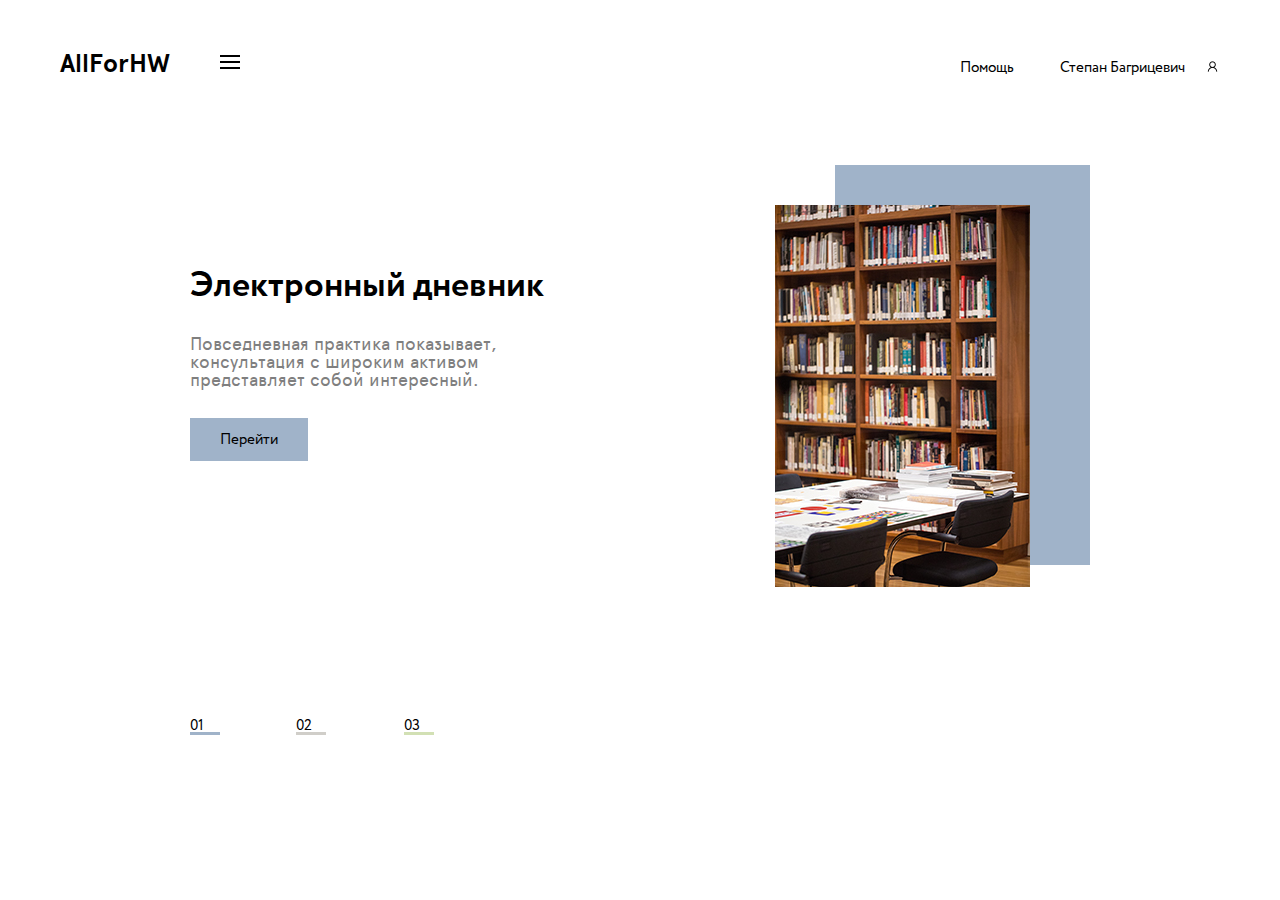
<file: app/index.html>
<!DOCTYPE html>
<html lang="en">
<head>
	<meta charset="UTF-8">
	<title>AllForHw</title>
	<meta name="description" content=""/>
	<meta http-equiv="X-UA-Compatible" content="IE=edge"/>
	<meta name="viewport" content="width=device-width, initial-scale=1, maximum-scale=1"/>
	<link rel="stylesheet" href="css/reset.css">
	<link rel="stylesheet" href="css/fonts.css">
	<link rel="stylesheet" href="css/clearfix.css">
	<link rel="stylesheet" href="css/header.css">
	<link rel="stylesheet" href="css/main.css">
	<link rel="shortcut icon" href="img/icon/logo/favicon.png" type="image/png">
</head>
<body>

	<div class="all-for-hw">
		<header class="header">
			<div class="container">
				<div class="header-main">
					<div class="header-left">
						<h1 class="logo">AllForHW</h1>
						<div class="burger-default" data-toggle="nav-toggle">
							<span></span>
							<span></span>
							<span></span>
						</div>
					</div>
					<!-- /.header-left -->
					<div class="header-right">
						<a href="#" class="help">Помощь</a>
						<div class="acc">
							<a href="#" class="name">Степан Багрицевич</a>
							<a href="#" class="acc-ico"><img src="img/icon/header/acc.png" alt="Account icon" 
								></a>
						</div>
					</div>
				</div>
			</div>
			<!-- /.container -->
		</header>
		<!-- /.header -->

		<main class="main">
			<div class="container">
				<div class="main-wrapper">
					<div class="slider">
						<div class="slider-wrapper">
							<div class="slider-block">
								<div class="slider-block-left">
									<h2 class="title">Электронный дневник</h2>
									<p class="decription">
										Повседневная практика показывает,<br>
										консультация с широким активом<br>
										представляет собой интересный.
									</p>
									<a href="#" class="btn-link color-1">Перейти</a>
								</div>
								<!-- /.slider-block-left -->
								<div class="slider-block-right">
									<div class="mirror">
										<img src="img/main-photos/1.jpg" alt="Фото первого блока">
										<div class="mirror-image color-1"></div>
									</div>
								</div>
								<!-- /.slider-block-right -->
							</div>
							<!-- /.slider-block 1-->
							<div class="slider-block">
								<div class="slider-block-left">
									<h2 class="title">Электронный дневник</h2>
									<p class="decription">
										Повседневная практика показывает,<br>
										консультация с широким активом<br>
										представляет собой интересный.
									</p>
									<a href="#" class="btn-link color-2">Перейти</a>
								</div>
								<!-- /.slider-block-left -->
								<div class="slider-block-right">
									<div class="mirror">
										<img src="img/main-photos/1.jpg" alt="Фото первого блока">
										<div class="mirror-image color-2"></div>
									</div>
								</div>
								<!-- /.slider-block-right -->
							</div>
							<!-- /.slider-block 2-->
							<div class="slider-block">
								<div class="slider-block-left">
									<h2 class="title">Электронный дневник</h2>
									<p class="decription">
										Повседневная практика показывает,<br>
										консультация с широким активом<br>
										представляет собой интересный.
									</p>
									<a href="#" class="btn-link color-3">Перейти</a>
								</div>
								<!-- /.slider-block-left -->
								<div class="slider-block-right">
									<div class="mirror">
										<img src="img/main-photos/1.jpg" alt="Фото первого блока">
										<div class="mirror-image color-3"></div>
									</div>
								</div>
								<!-- /.slider-block-right -->
							</div>
							<!-- /.slider-block 3-->
						</div>
					</div>
					<!-- /.slider -->
					<div class="slider-controller">
						<span data-slider="slide-1">01</span>
						<span data-slider="slide-2">02</span>
						<span data-slider="slide-3">03</span>
					</div>
					<!-- /.slider-controller -->
				</div>
				<!-- /.main-wrapper -->
			</div>
			<!-- /.container -->
		</main>
		<!-- /.main -->
	</div>
	<script src="js/app.js"></script>
	<script src="js/slider.js"></script>
</body>
</html>
</file>
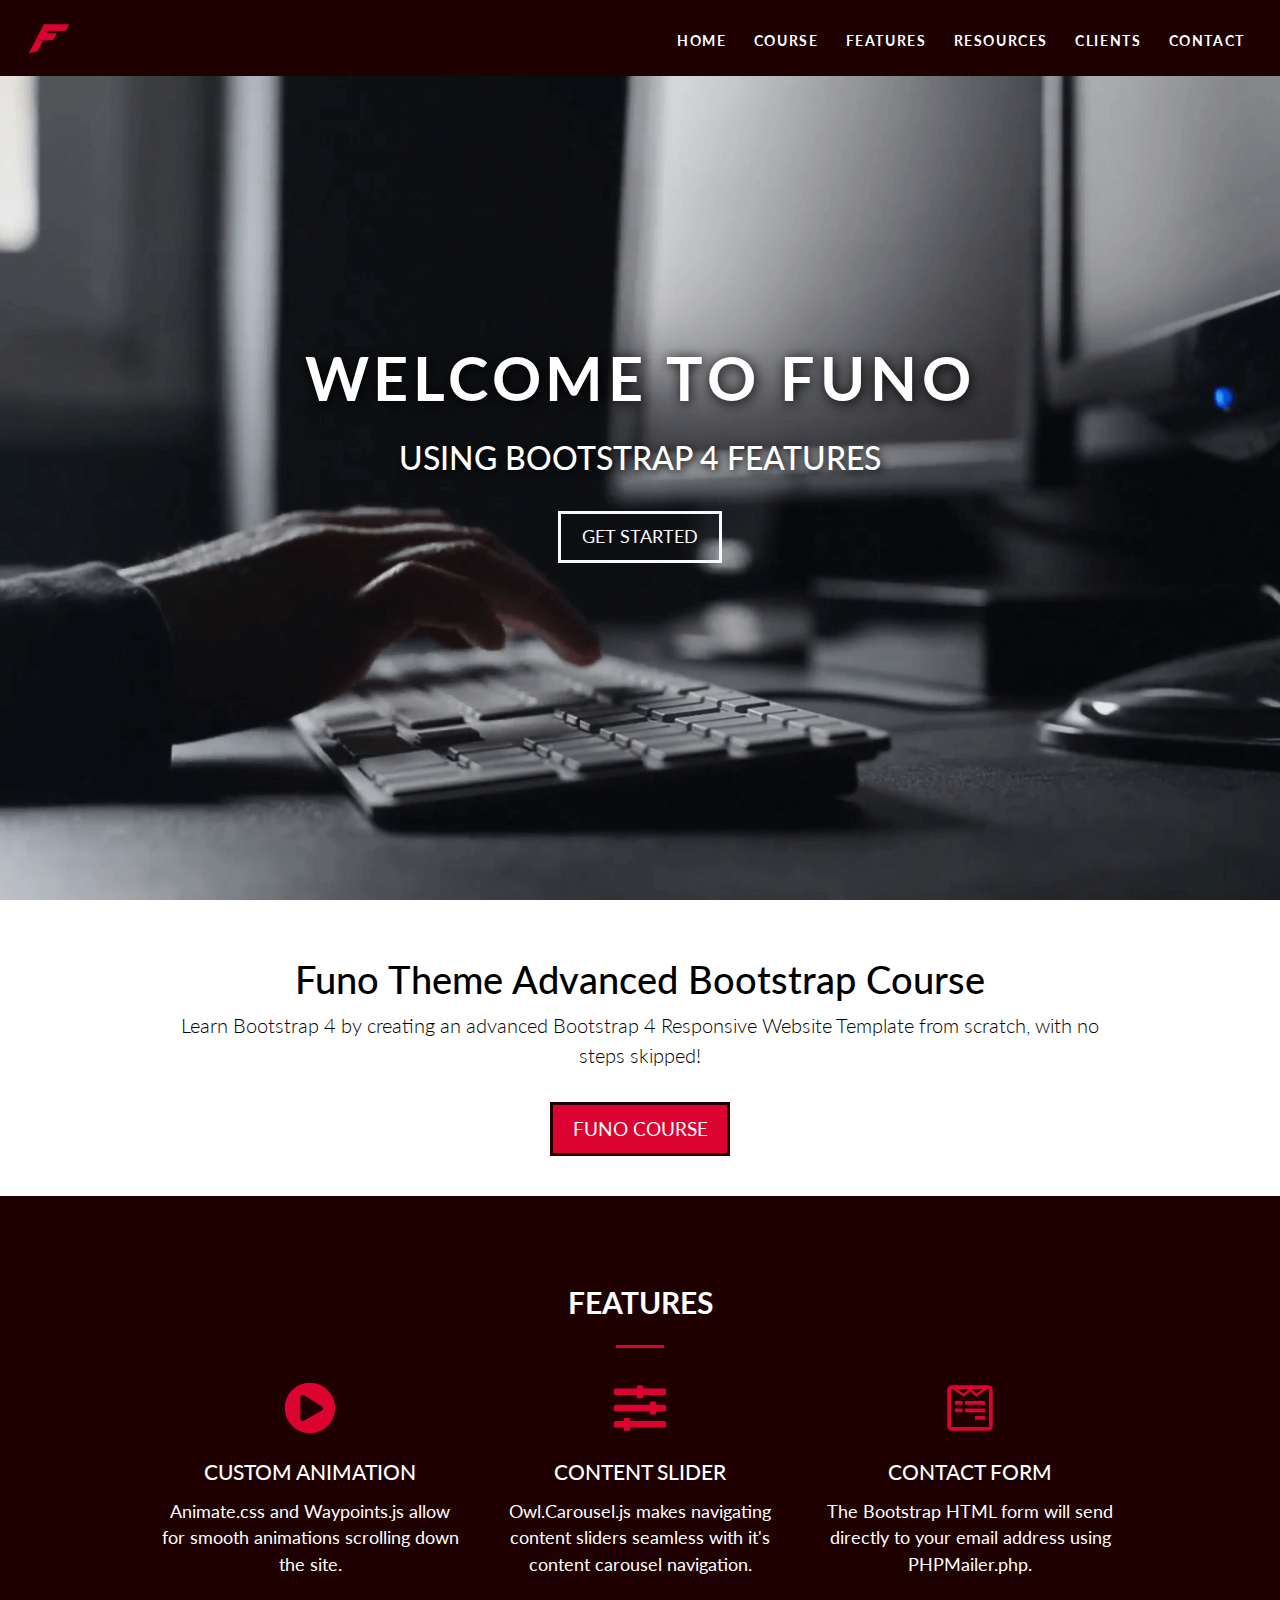
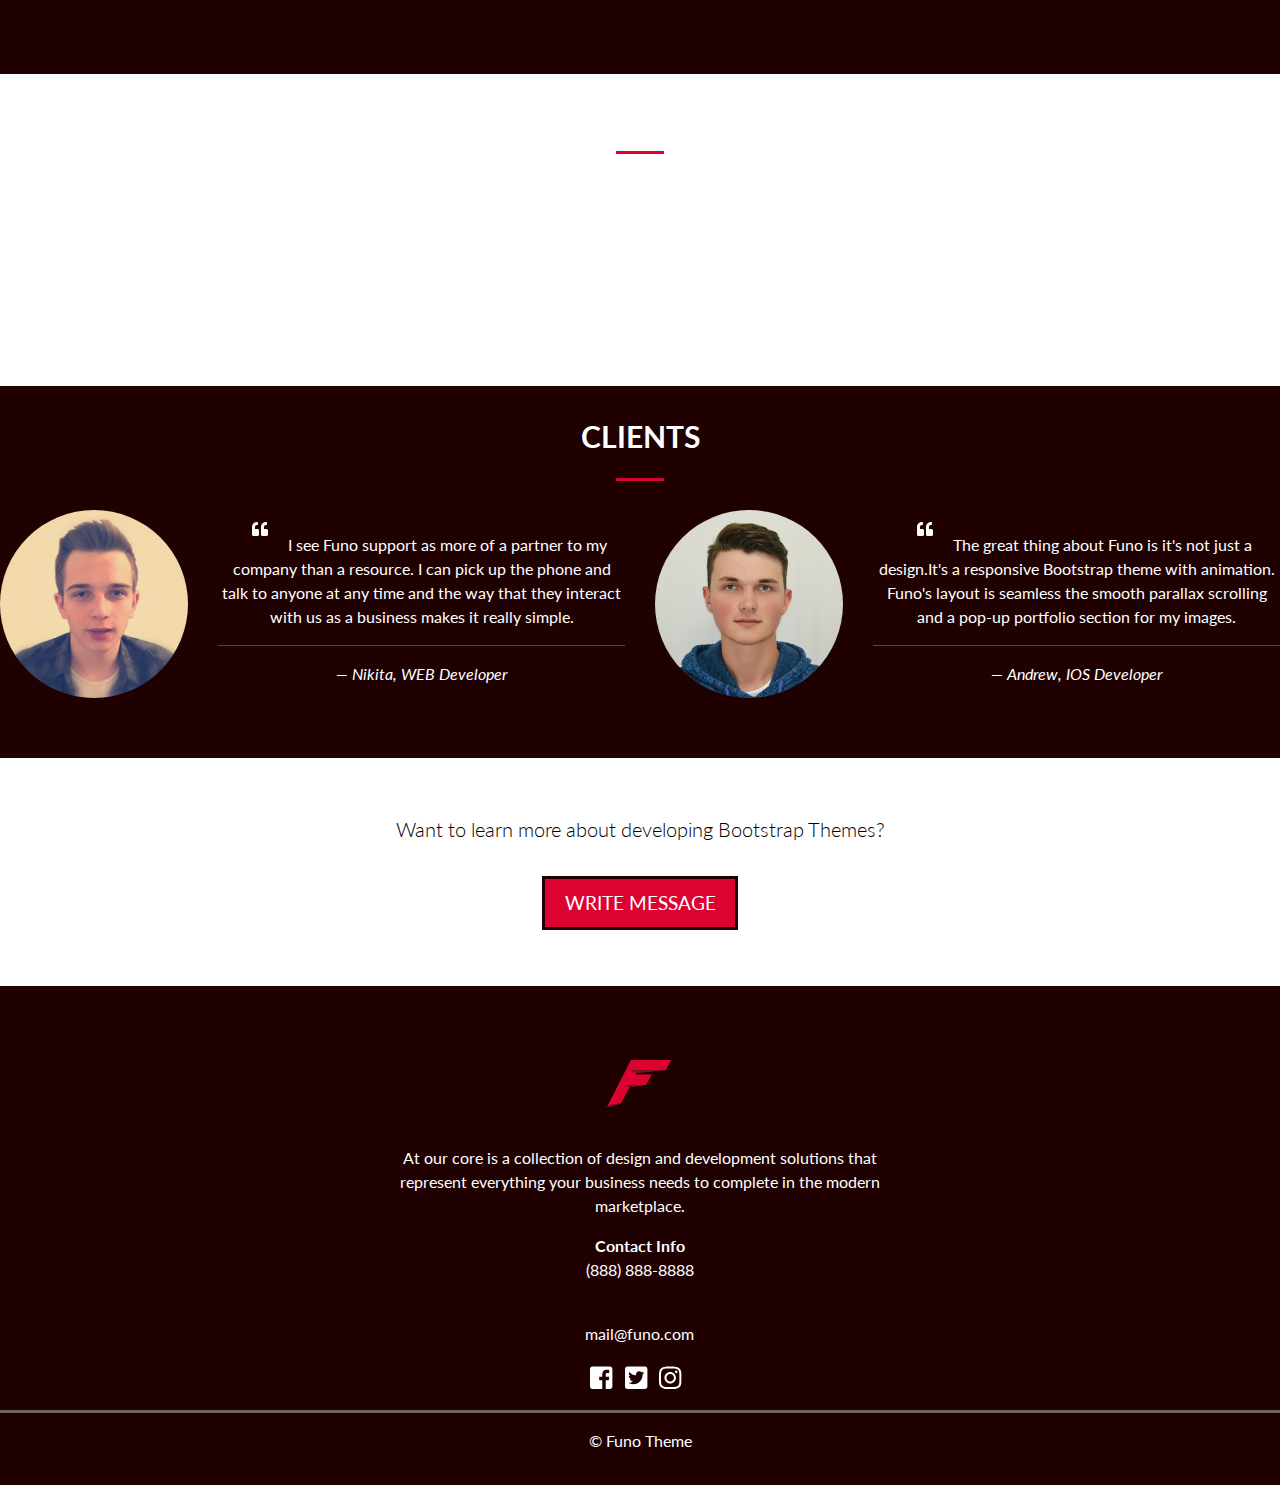
<file: Bootstrap_4/index.html>
<!DOCTYPE html>
<html lang="en">
<head>
	<meta charset="UTF-8">
	<meta content="width=1180" name="viewport" id="viewport">
	<meta name="viewport" content="width=device-width, initial-scale=1">
	<link rel="shortcut icon" href="img/logo_F.jpg" type="image/png">
	<title>Funo - Responsive Bootstrap Website</title>
	<!-- Connect FontAwesome CSS-->
	<link rel="stylesheet" href="css/all.css">
	<!-- End of FontAwesome CSS-->
	<!-- Connect Bootstrap CSS 4.1.3 -->
	<link rel="stylesheet" href="css/bootstrap.css"> 
	<!-- End of Bootstrap CSS 4.1.3 -->
	<!-- Connect Style -->
	<link rel="stylesheet" href="css/style.css">
	<!-- End of Style -->
</head>
<body>
	<!-- Funo shows my skills of Bootsrap 4 -->
	<!-- I’ll post this project in my portfolio to show my knowledge of Bootstrap 4  -->

<!-- Start Home Section -->
<div id="home" class="home" class="offset">

<!-- Navigation -->
	<nav class="navbar navbar-expand-md navbar-dark bg-dark fixed-top">
		<a href="#" class="navbar-brand">
			<img class="logo-image" src="img/logo_F.jpg" alt="Logo-F">
		</a>
		<button class="navbar-toggler" type="button" data-toggle="collapse" data-target="#navbarResponsive">
			<span class="navbar-toggler-icon"></span>
		</button>
		<div class="collapse navbar-collapse" id="navbarResponsive">
			<ul class="navbar-nav ml-auto">
				<li class="nav-item">
					<a href="#home" class="nav-link">Home</a>
				</li>
				<li class="nav-item">
					<a href="#course" class="nav-link">Course</a>
				</li>
				<li class="nav-item">
					<a href="#features" class="nav-link">Features</a>
				</li>
				<li class="nav-item">
					<a href="#resources" class="nav-link">Resources</a>
				</li>
				<li class="nav-item">
					<a href="#clients" class="nav-link">Clients</a>
				</li>
				<li class="nav-item">
					<a href="#contact" class="nav-link">Contact</a>
				</li>
			</ul>
		</div>
	</nav>
<!-- End Navigation -->

<!-- Start Landing Page Section -->

	<div class="landing">
			<div class="home-inner">	
			</div>
	</div>
	<div class="caption text-center">
		<h1>Welcome to Funo</h1>
		<h3>USING BOOTSTRAP 4 FEATURES</h3>
		<a href="#course" class="btn btn-outline-light btn-lg">Get Started</a>
	</div>			
<!-- End Landing Page Section -->	
</div>
<!-- End Home Section -->

<!-- Start Course Section -->
<div id="course" class="offset">
	<div class="col-12 narrow text-center">
		<h2>Funo Theme Advanced Bootstrap Course</h2>
		<p class="lead">Learn Bootstrap 4 by creating an advanced Bootstrap 4 Responsive Website Template from scratch, with no steps skipped!</p>
		<a class="btn btn-secondary btn-md" href="#" target="_blank">Funo Course</a>
	</div>	
</div>
<!-- End Course Section -->

<!-- Start Features Section -->
<div id="features" class="offset">
	<!-- Start Jumbotron -->
	<div class="jumbotron">
		<div class="narrow text-center">
			<div class="col-12">
				<h3 class="heading">Features</h3>
				<div class="heading-underline"></div>
			</div>
			<!-- Row -->
			<div class="row text-center">
				<!-- 1 Feature -->
				<div class="col-md-4">
					<div class="feature">
						<i class="fas fa-play-circle fa-4x" data-fa-transform="shrink-3 up-5"></i>
						<h3>Custom Animation</h3>
						<p>Animate.css and Waypoints.js allow for smooth animations scrolling down the site.</p>
					</div>
				</div>
				<!-- End 1 Feature -->
				<!-- 2 Feature -->
				<div class="col-md-4">
					<div class="feature">
						<i class="fas fa-sliders-h fa-4x" data-fa-transform="shrink-3 up-5"></i>
						<h3>Content Slider</h3>
						<p>Owl.Carousel.js makes navigating content sliders seamless with it's content carousel navigation.</p>
					</div>
				</div>
				<!-- End 2 Feature -->
				<!-- 3 Feature -->
				<div class="col-md-4">
					<div class="feature">
						<i class="fab fa-wpforms fa-4x" data-fa-transform="shrink-3 up-5"></i>
						<h3>Contact Form</h3>
						<p>The Bootstrap HTML form will send directly to your email address using PHPMailer.php.</p>
					</div>
				</div>
				<!-- End 3 Feature -->
			</div>
			<!-- End Row -->
		</div>
		<!-- End Narrow -->
	</div>
	<!-- End Jumbotron -->
</div>
<!-- End Features Section -->

<!-- Start Resources Section -->
<div id="resources" class="offset">
	<!-- Start Filed-Background -->	
	<div class="fixed-background">
		<!-- Start Row Dark -->
		<div class="row dark">

			<div class="col-12 text-center">
				<h3 class="heading">Built With Care</h3>
				<div class="heading-underline"></div>
			</div>

			<div class="col-md-4 text-center build">
				<h3>HTML 5</h3>
				<div class="feature">
					<i class="fas fa-code fa-3x html5icon"></i>
				</div>
				<p class="lead">Built with the latest, HTML 5.</p>
			</div>

			<div class="col-md-4 text-center build">
				<h3>CSS 3</h3>
				<div class="feature">
					<i class="fab fa-css3 fa-3x css3icon"></i>
				</div>
				<p class="lead">Built with the latest, CSS3.</p>
			</div>

			<div class="col-md-4 text-center build">
				<h3>BOOTSTRAP 4</h3>
				<div class="feature">
					<i class="fab fa-blogger fa-3x bootstrap4icon"></i>
				</div>
				<p class="lead">Built with the latest, Bootstrap 4.</p>
			</div>
		</div>
		<!-- End Row Dark -->
	</div>
	<!-- End Filed-Background -->	
</div>
<!-- End Resources Section -->

<!-- Start Clients Section -->
<div id="clients" class="offset">

	<div class="jumbotron text-center">
		<div class="col-12 mb-4">
			<h3 class="heading">Clients</h3>
			<div class="heading-underline"></div>
		</div>

		<div class="row">
			<div class="col-md-6 clients">
				<div class="row">
					<div class="col-md-4 col-5 m-auto">
						<img src="img/client_photo_1.jpg" alt="Client-Photo-1">
					</div>
					<div class="col-md-8 m-auto">
						<blockquote>
							<i class="fas fa-quote-left quotes"></i>
							I see Funo support as more of a partner to my company than a resource. I can pick up the phone and talk to anyone at any time and the way that they interact with us as a business makes it really simple.
							<hr class="clients-hr">
							<cite>&#8212; Nikita, WEB Developer</cite>
						</blockquote>
					</div>
				</div>
			</div>
			<div class="col-md-6 clients">
				<div class="row">
					<div class="col-md-4 col-5 m-auto ">
						<img src="img/client_photo_2.jpg" alt="Client-Photo-2">
					</div>
					<div class="col-md-8 m-auto">
						<blockquote>
							<i class="fas fa-quote-left quotes"></i>
							The great thing about Funo is it's not just a design.It's a responsive Bootstrap theme with animation. Funo's layout is seamless the smooth parallax scrolling and a pop-up portfolio section for my images.
							<hr class="clients-hr">
							<cite>&#8212; Andrew, IOS Developer</cite>
						</blockquote>
					</div>
				</div>
			</div>
		</div>
		<!-- End Row -->

	</div>
	<!-- End Jumbotron -->
	<div class="col-12 narrow text-center">
		<p class="lead">Want to learn more about developing Bootstrap Themes?</p>
		<a class="btn btn-secondary btn-md" href="#" target="_blank">Write Message</a>
	</div>
</div>
<!-- End Clients Section -->

<!-- Start Contact Section -->
<div id="contact" class="offset">
	<footer>
		<div class="row justify-content-center">
			<div class="col-md-5 text-center">
				<img class="logo-image" src="img/logo_F.jpg" alt="Logo-F">
				<p>At our core is a collection of design and development solutions that represent everything your business needs to complete in the modern marketplace.</p>
				<strong>Contact Info</strong>
				<p>(888) 888-8888</p> <br> mail@funo.com <br>
				<a href="#" target="_blank">
					<i class="fab fa-facebook-square"></i>
				</a>
				<a href="#" target="_blank">
					<i class="fab fa-twitter-square"></i>
				</a>
				<a href="#" target="_blank">
					<i class="fab fa-instagram"></i>
				</a>
			</div>
			<hr class="socket" >
			&copy; Funo Theme
		</div>
	</footer>	
</div>
<!-- End Contact Section -->
<!-- Connect JQuery 3.3.1 -->
<script src="js/jquery-3.3.1.min.js"></script>
<!-- End JQuery 3.3.1 -->
<!-- Connect Bootstrap Javascript 4.1.3 -->
<script src="js/bootstrap.bundle.min.js"></script>
<script src="js/bootstrap.min.js"></script>
<!-- End Bootstrap Javascript 4.1.3 -->
<!-- Connect FontAwesome Javascript -->
<script src="js/all.js"></script>
<!-- End FontAwesome Javascript -->
<!--  -->
<!-- Connect Script -->
<script src="js/app.js"></script>
<!-- End Script -->
</body>
</html>
</file>
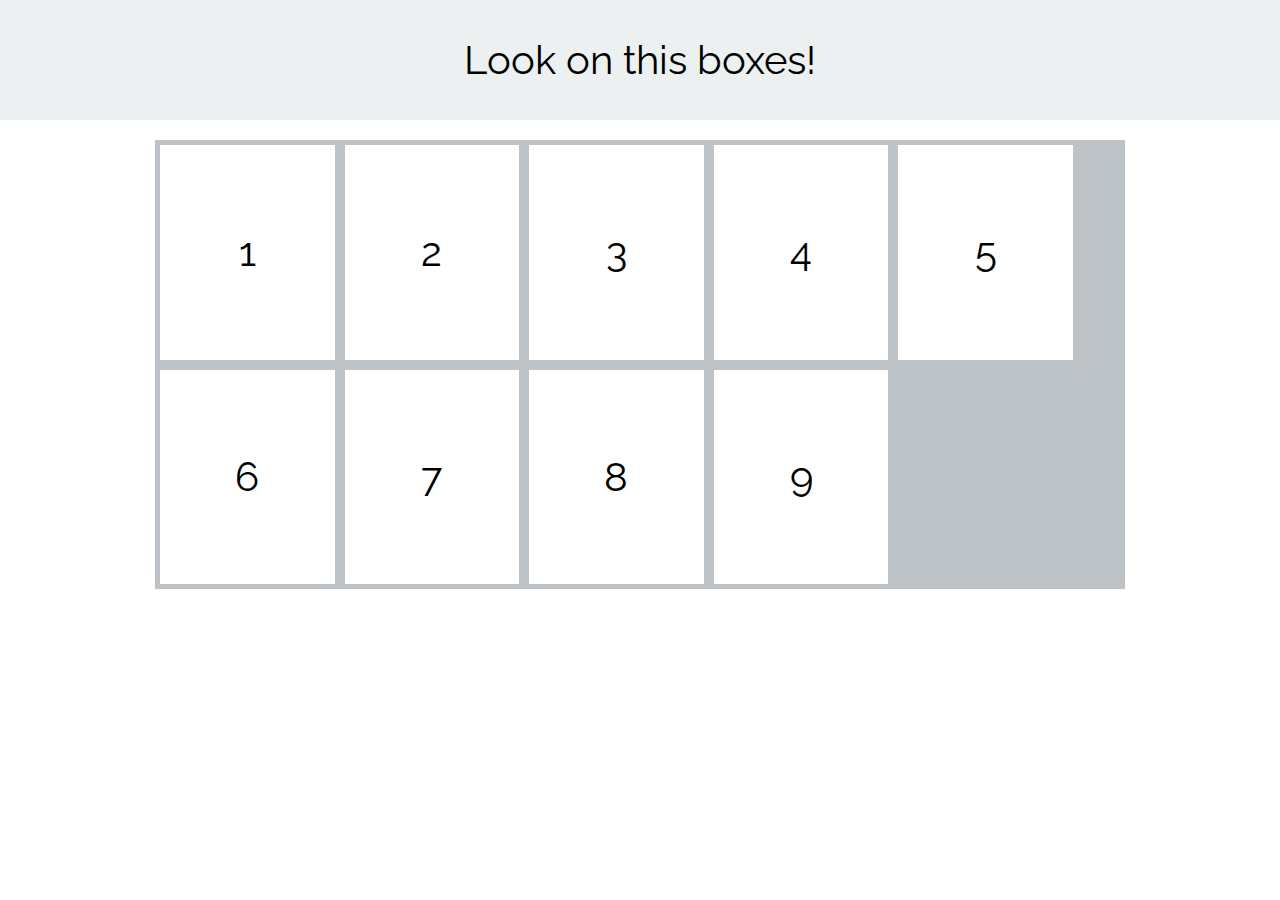
<file: LESS1/index.html>
<!DOCTYPE html>
<html lang="en">
<head>
	<meta charset="UTF-8">
	<meta name="viewport" content="width=device-width, initial-scale=1">
	<link rel="stylesheet" href="css/reset.css">
	<link rel="stylesheet" href="css/style.css">
	<title>LESS1</title>
</head>
<body>
	<header>
		<p>Look on this boxes!</p>
	</header>
	<div class="content">
		<div class="gall">
		<div class="box">1</div>
		<div class="box">2</div>
		<div class="box">3</div>
		<div class="box">4</div>
		<div class="box">5</div>
		<div class="box">6</div>
		<div class="box">7</div>
		<div class="box">8</div>
		<div class="box">9</div>
		</div>
	</div>
	<script scr="js/script.js"></script>
</body>
</html>
</file>
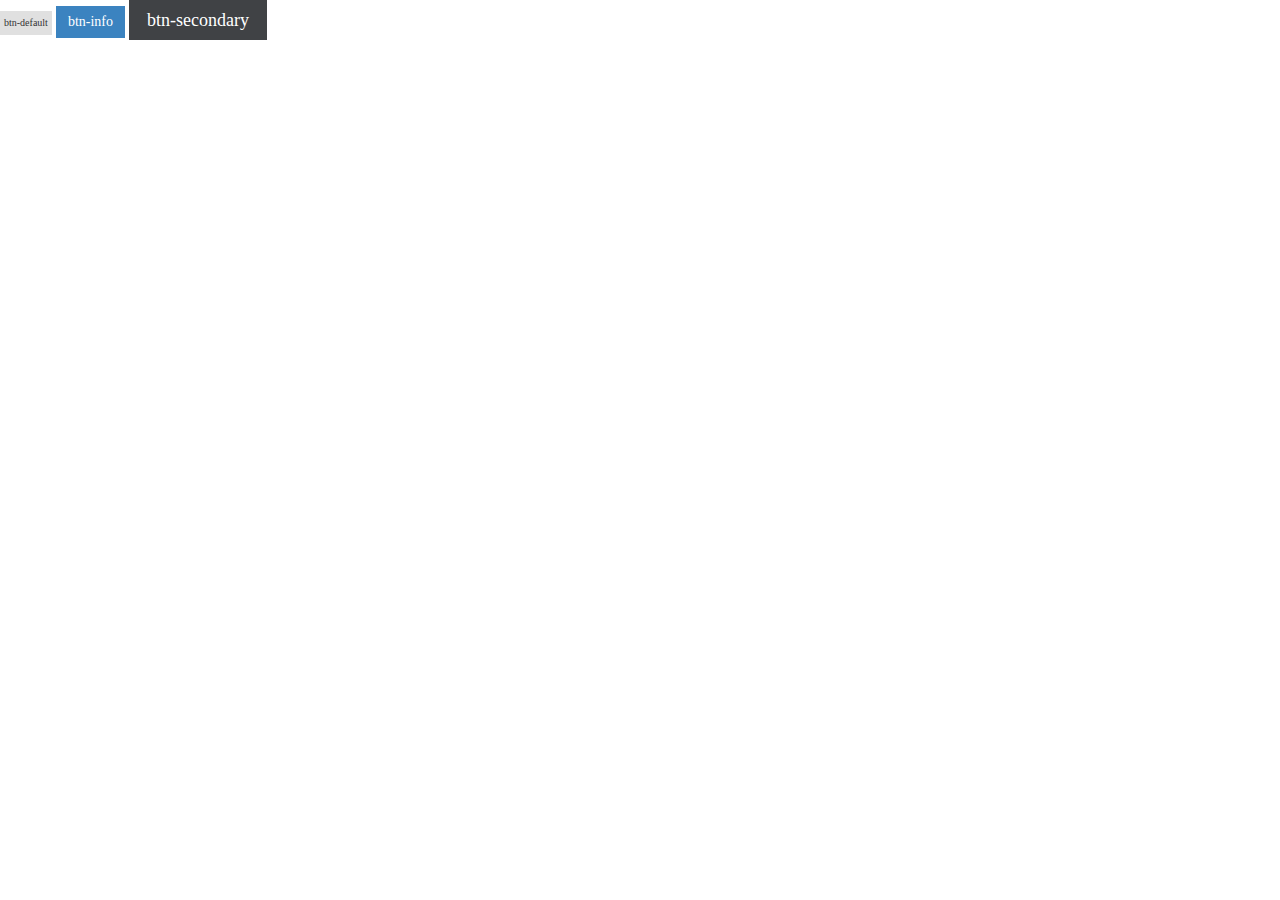
<file: LESS2/index.html>
<!DOCTYPE html>
<html lang="en">
<head>
	<meta charset="UTF-8">
	<meta name="viewport" content="width=device-width, initial-scale=1">
	<link rel="stylesheet" href="css/reset.css"> 
	<link rel="stylesheet" href="css/style.css">
	<title>LESS2</title>
</head>
<body>
	<div class="content-btn">
		<div class="btn-default">btn-default</div>
		<div class="btn-info">btn-info</div>
		<div class="btn-secondary">btn-secondary</div>
	</div>
	<script scr="js/script.js"></script>
</body>
</html>
</file>
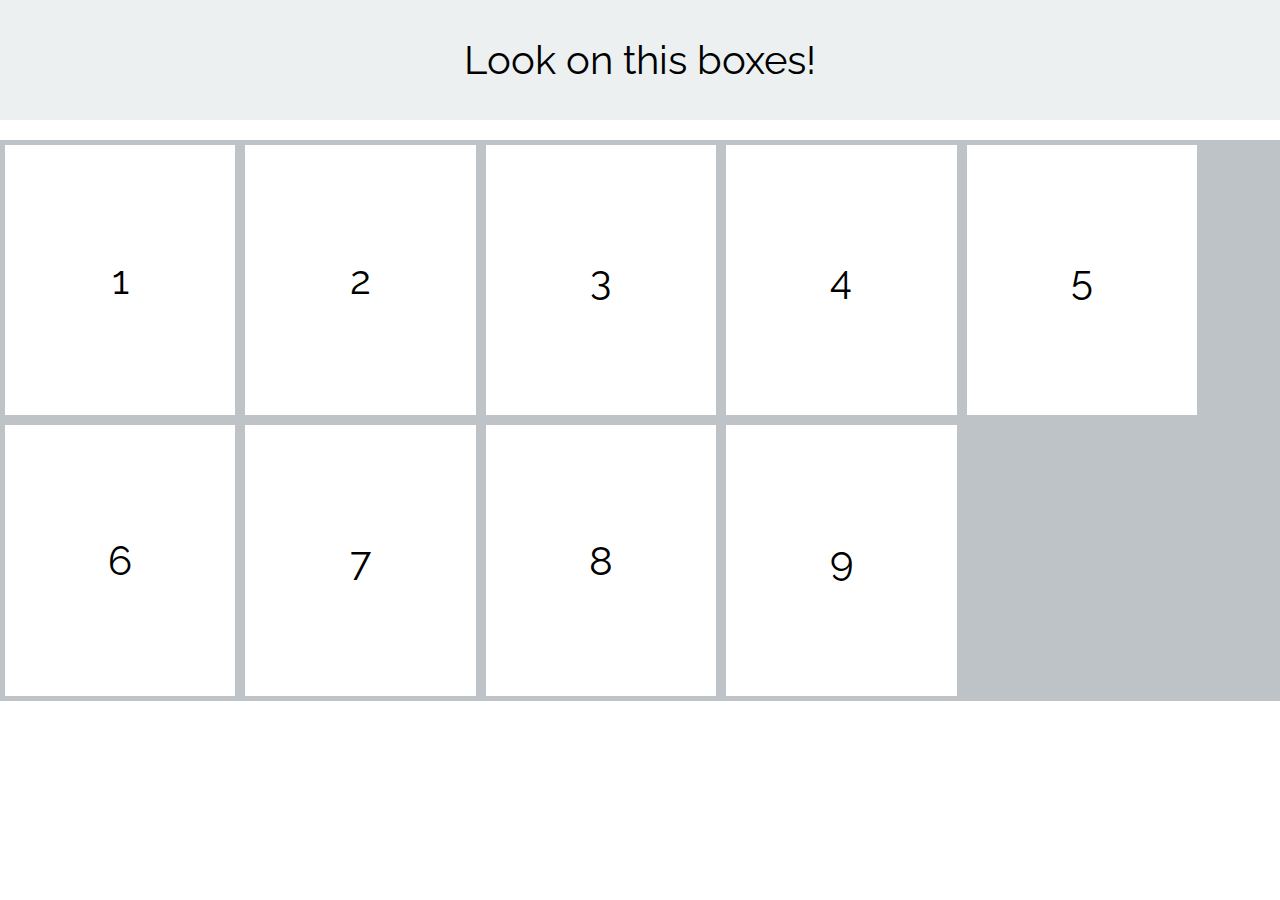
<file: LESS_HomeWork_1/index.html>
<!DOCTYPE html>
<html lang="en">
<head>
	<meta charset="UTF-8">
	<link rel="stylesheet" href="css/reset.css">
	<link rel="stylesheet" href="css/style.css">
	<title>_project</title>
</head>
<body>
	<header>
		<p>Look on this boxes!</p>
	</header>
	<div class="content">
		<div class="gall">
		<div class="box">1</div>
		<div class="box">2</div>
		<div class="box">3</div>
		<div class="box">4</div>
		<div class="box">5</div>
		<div class="box">6</div>
		<div class="box">7</div>
		<div class="box">8</div>
		<div class="box">9</div>
		</div>
	</div>
	<script scr="js/script.js"></script>
</body>
</html>
</file>
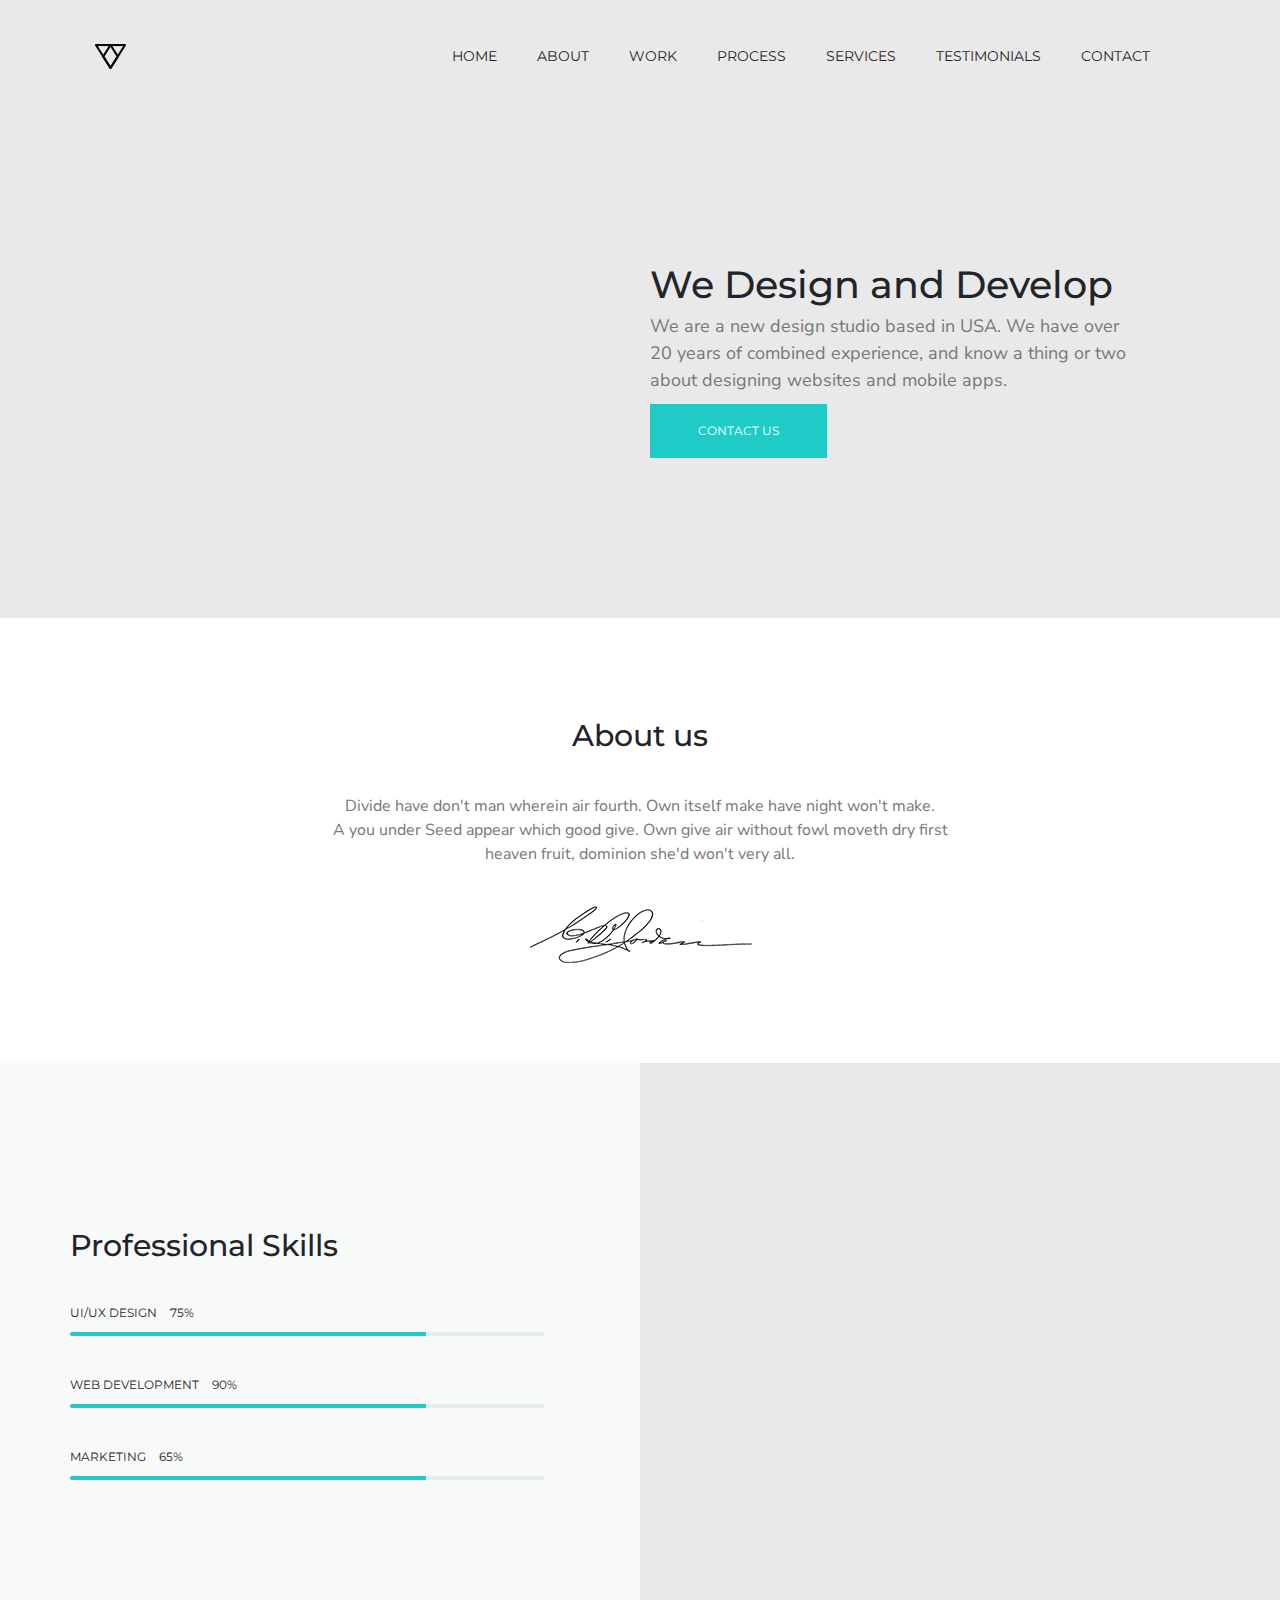
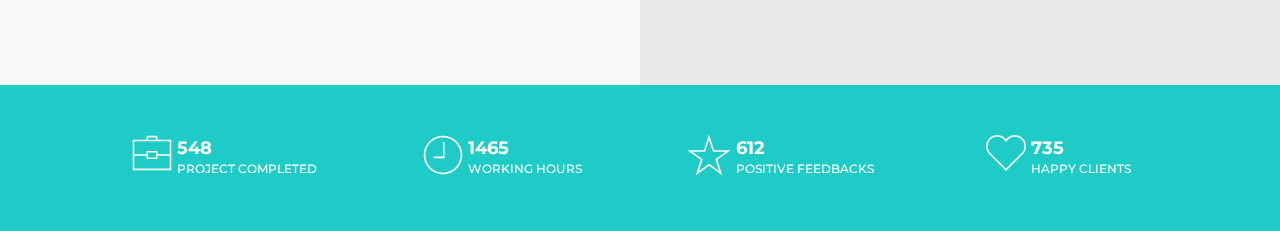
<file: PirollProject/index.html>
<!DOCTYPE html>
<html lang="en">
<head>
	<meta charset="UTF-8">
	<meta name="viewport" content="width=device-width, initial-scale=1">
	<link rel="shortcut icon" href="img/logo.svg" />

	<!-- Font-family:Nunito,Montserrat -->
	<link href="https://fonts.googleapis.com/css?family=Montserrat:600|Nunito+Sans" rel="stylesheet">
	<!-- Connect CSS-style Bootstrap 4.1 -->
	<link rel="stylesheet" href="css/bootstrap.min.css">
	<!-- Connect CSS-style Slick slider -->
	<link rel="stylesheet" type="text/css" href="slick/slick.css"/>
	 <!-- Add the new slick-theme.css if you want the default styling -->
	<link rel="stylesheet" type="text/css" href="slick/slick-theme.css"/>
	<!-- Connect main.css -->
	<link rel="stylesheet" href="css/style.css">

	<title>Piroll</title>
</head>
<body>
	<header class="header">
		<div class="container">
			<nav class="navbar navbar-expand-lg">
				<a class="navbar-brand" href="/">
					<img src="img/logo.svg" alt="Logo">
				</a>
				<button class="navbar-toggler" type="button" data-toggle="collapse" data-target="#navbarDown" aria-controls="navbarDown" aria-expanded="false" aria-label="Toggle navigation">
				  <span class="toggler-icon"></span>
				  <span class="toggler-icon"></span>
				  <span class="toggler-icon"></span>
				</button>
			  <div class="collapse navbar-collapse" id="navbarDown">
			    		<ul class="navbar-nav ml-auto">
			     	  <li class="nav-item nav-item-set mr-lg-5">
					    <a class="nav-link nav-link-set" href="/">Home</a>
					  </li>
					  <li class="nav-item nav-item-set mr-lg-5">
					    <a class="nav-link nav-link-set" href="/">About</a>
					  </li>
					  <li class="nav-item nav-item-set mr-lg-5">
					    <a class="nav-link nav-link-set" href="/">Work</a>
					  </li>
					  <li class="nav-item nav-item-set mr-lg-5">
					    <a class="nav-link nav-link-set" href="/">Process</a>
					  </li>
					  <li class="nav-item nav-item-set mr-lg-5">
					    <a class="nav-link nav-link-set" href="/">Services</a>
					  </li>
					  <li class="nav-item nav-item-set mr-lg-5">
					    <a class="nav-link nav-link-set" href="/">Testimonials</a>
					  </li>
					  <li class="nav-item nav-item-set mr-lg-5">
					    <a class="nav-link nav-link-set" href="/">contact</a>
					  </li>	
			    		</ul>
			  </div>
			</nav>
			<div class="row">
				<div class="col-lg-6 ml-lg-auto mr-lg-2">
					<div class="text">
						<h1>We Design and Develop</h1>
						<p>We are a new design studio based in USA. We have over <br>		 
						20 years of combined experience, and know a thing or two <br>
						about designing websites and mobile apps.</p>
						<a class="btn-set" href="/">Contact us</a>
					</div>
				</div>
			</div>
		</div>
	</header>
	<section class="aboutUs">
		<div class="container">
			<div class="row">
				<div class="col-lg-8 offset-lg-2 mr-lf-auto">
					<div class="text-about text-center">
						<h2>About us</h2>
						<p>Divide have don't man wherein air fourth. Own itself make have night won't make. <br>
							A you under Seed appear which good give. Own give air without fowl moveth dry first <br>
							heaven fruit, dominion she'd won't very all.
						</p>
						<img src="img/about_fill.png" alt="AboutFill">
					</div>
				</div>
			</div>
		</div>
	</section>
	<section class="skills">
		<div class="container">
			<div class="row">
				<div class="col-lg-5 col-10 offset-lg-0 offset-1 first">
					<h2>Professional Skills</h2>
					<div class="progress-bar-set">
						<p class="label-Edit">
							UI/UX Design
							<span>75%</span>
						</p>

						<div class="progress"  style="height: 4px;">
							<div class="progress-bar" role="progressbar" style="width: 75%" aria-valuenow="75" aria-valuemin="0" aria-valuemax="100">
							</div>
						</div>
					</div>
					<div class="progress-bar-set">
						<p class="label-Edit">
							web development
							<span>90%</span>
						</p>
						<div class="progress"  style="height: 4px;">
							<div class="progress-bar" role="progressbar" style="width: 75%" aria-valuenow="75" aria-valuemin="0" aria-valuemax="100"></div>
						</div>
					</div>
					<div class="progress-bar-set">
						<p class="label-Edit">
							marketing
							<span>65%</span>
						</p>
						<div class="progress"  style="height: 4px;">
							<div class="progress-bar" role="progressbar" style="width: 75%" aria-valuenow="75" aria-valuemin="0" aria-valuemax="100"></div>
						</div>
					</div>
				</div>
				<div class="col-lg-1 first"></div>
				<div class="col-lg-6 second">
				<div class="skills-image"></div>
				</div>
			</div>	
		</div>
	</section>
	<section class="features">
		<div class="container">
			<div class="features-slider">
				<div class="features-block d-flex justify-content-center">
					<div class="features-img mr-2">
						<picture>
							<source srcset="img/skills/portfolio.svg" type="image/">
							<img src="img/skills/portfolio.png" alt="feature-portfolio">
						</picture>
					</div>
					<div class="description">
						<strong class="number">548</strong>
						<h3 class="features-name">project completed</h3>
					</div>
				</div>
				<div class="features-block d-flex justify-content-center">
					<div class="features-img mr-2">
						<picture>
							<source srcset="img/skills/clock.svg" type="image/">
							<img src="img/skills/clock.png" alt="feature-clock">
						</picture>
					</div>
					<div class="description">
						<strong class="number">1465</strong>
						<h3 class="features-name">working hours</h3>
					</div>
				</div>
				<div class="features-block d-flex justify-content-center">
					<div class="features-img mr-2">
						<picture>
							<source srcset="img/skills/star.svg" type="image/">
							<img src="img/skills/star.png" alt="feature-star">
						</picture>
					</div>
					<div class="description">
						<strong class="number">612</strong>
						<h3 class="features-name">positive feedbacks</h3>
					</div>
				</div>
				<div class="features-block d-flex justify-content-center">
					<div class="features-img mr-2">
						<picture>
							<source srcset="img/skills/like.svg" type="image/">
							<img src="img/skills/like.png" alt="feature-like">
						</picture>
					</div>
					<div class="description">
						<strong class="number">735</strong>
						<h3 class="features-name">happy clients</h3>
					</div>
				</div>
			</div>
		</div>
	</section>

	<script src="js/main.js"></script>
	<!-- Connect SCRIPTS Bootstrap 4.1 -->
	<script src="https://code.jquery.com/jquery-3.3.1.slim.min.js" integrity="sha384-q8i/X+965DzO0rT7abK41JStQIAqVgRVzpbzo5smXKp4YfRvH+8abtTE1Pi6jizo" crossorigin="anonymous"></script>
	<script src="https://cdnjs.cloudflare.com/ajax/libs/popper.js/1.14.3/umd/popper.min.js" integrity="sha384-ZMP7rVo3mIykV+2+9J3UJ46jBk0WLaUAdn689aCwoqbBJiSnjAK/l8WvCWPIPm49" crossorigin="anonymous"></script>
	<script src="https://stackpath.bootstrapcdn.com/bootstrap/4.1.3/js/bootstrap.min.js" integrity="sha384-ChfqqxuZUCnJSK3+MXmPNIyE6ZbWh2IMqE241rYiqJxyMiZ6OW/JmZQ5stwEULTy" crossorigin="anonymous"></script>
	
	

	<!-- Connect Scripts Slick slider -->

	<script type="text/javascript" src="slick/slick.min.js"></script>
	<!-- Connect features-slider-settings Slick Slider -->
	<script src="js/features-slick-slider-settings.js"></script>
</body>
</html>
</file>
<file: app/css/fonts.css>
@font-face {
  font-family: 'ApercuPro-Bold';
  src: url("../fonts/ApercuPro-Bold/ApercuPro-Bold.eot"), url("../fonts/ApercuPro-Bold/ApercuPro-Bold.woff") format("woff"), url("../fonts/ApercuPro-Bold/ApercuPro-Bold.ttf") format("truetype"), url("../fonts/ApercuPro-Bold/ApercuPro-Bold.svg") format("svg");
  font-weight: bold; }

@font-face {
  font-family: 'ApercuPro-Regular';
  src: url("../fonts/ApercuPro-Regular/ApercuPro.eot"), url("../fonts/ApercuPro-Regular/ApercuPro.woff") format("woff"), url("../fonts/ApercuPro-Regular/ApercuPro.ttf") format("truetype"), url("../fonts/ApercuPro-Regular/ApercuPro.svg") format("svg");
  font-weight: regular; }

@font-face {
  font-family: 'ApercuPro-Mono';
  src: url("../fonts/ApercuPro-Mono/ApercuPro-Mono.eot"), url("../fonts/ApercuPro-Mono/ApercuPro-Mono.woff") format("woff"), url("../fonts/ApercuPro-Mono/ApercuPro-Mono.ttf") format("truetype"), url("../fonts/ApercuPro-Mono/ApercuPro-Mono.svg") format("svg");
  font-weight: mono; }

@font-face {
  font-family: 'ApercuPro-Light';
  src: url("../fonts/ApercuPro-Light/ApercuPro-Light.eot"), url("../fonts/ApercuPro-Light/ApercuPro-Light.woff") format("woff"), url("../fonts/ApercuPro-Light/ApercuPro-Light.ttf") format("truetype"), url("../fonts/ApercuPro-Light/ApercuPro-Light.svg") format("svg");
  font-weight: light; }

@font-face {
  font-family: 'Circe-Bold';
  src: url("../fonts/Circe-Bold/Circe-Bold.eot"), url("../fonts/Circe-Bold/Circe-Bold.woff") format("woff"), url("../fonts/Circe-Bold/Circe-Bold.ttf") format("truetype"), url("../fonts/Circe-Bold/Circe-Bold.svg") format("svg");
  font-weight: bold; }

@font-face {
  font-family: 'Circe-Regular';
  src: url("../fonts/Circe-Regular/Circe-Regular.eot"), url("../fonts/Circe-Regular/Circe-Regular.woff") format("woff"), url("../fonts/Circe-Regular/Circe-Regular.ttf") format("truetype"), url("../fonts/Circe-Regular/Circe-Regular.svg") format("svg");
  font-weight: regular; }
</file>
<file: app/css/clearfix.css>
.clearfix:after,.clearfix:before{content:" ";display:table}.clearfix:after{clear:both}.clearfix{*zoom:1}
/*# sourceMappingURL=clearfix.css.map */
</file>
<file: app/css/header.css>
.btn-link {
  display: inline-block;
  color: #000;
  font-size: 15px;
  font-family: 'Circe-Regular'; }

.color-1 {
  background-color: #a0b3c9; }

.color-2 {
  background-color: #d0cec9; }

.color-3 {
  background-color: #d2e0b4; }

html {
  font-size: 18px; }

body {
  position: relative;
  min-width: 320px;
  overflow-x: hidden;
  color: #000;
  font-size: 1em;
  font-family: "ApercuPro-Regular", sans-serif; }

h1 {
  font-family: "ApercuPro-Bold", sans-serif;
  font-size: 25px; }

h2 {
  font-family: "Circe-Bold", sans-serif;
  font-size: 35px; }

a {
  color: #000;
  text-decoration: none;
  font-size: 15px;
  font-family: 'Circe-Regular'; }

.all-for-hw {
  padding-top: 50px; }

.container {
  display: block;
  max-width: 1160px;
  margin: 0 auto; }

/* 	border: solid 1px #000 */
.burger-default {
  position: relative;
  width: 20px;
  height: 16px;
  cursor: pointer; }
  .burger-default span {
    position: absolute;
    width: 100%;
    height: 2px;
    left: 0;
    top: 0;
    right: 0;
    bottom: 0;
    background-color: #000; }
    .burger-default span:nth-child(1) {
      top: 0; }
    .burger-default span:nth-child(2) {
      top: 6px; }
    .burger-default span:nth-child(3) {
      top: 12px; }

.header-main {
  display: -webkit-box;
  display: -ms-flexbox;
  display: flex;
  -webkit-box-pack: justify;
  -ms-flex-pack: justify;
  justify-content: space-between; }

.header-left {
  display: -webkit-box;
  display: -ms-flexbox;
  display: flex;
  -webkit-box-pack: justify;
  -ms-flex-pack: justify;
  justify-content: space-between;
  -webkit-box-align: center;
  -ms-flex-align: center;
  align-items: center;
  width: 180px; }

.header-right {
  display: -webkit-box;
  display: -ms-flexbox;
  display: flex;
  -webkit-box-pack: justify;
  -ms-flex-pack: justify;
  justify-content: space-between;
  -webkit-box-align: end;
  -ms-flex-align: end;
  align-items: flex-end;
  width: 260px; }
  .header-right a {
    display: block;
    color: #000;
    font-family: "Circe-Regular", sans-serif;
    font-size: 15px; }
  .header-right .acc {
    display: -webkit-box;
    display: -ms-flexbox;
    display: flex;
    -webkit-box-pack: justify;
    -ms-flex-pack: justify;
    justify-content: space-between;
    -webkit-box-align: end;
    -ms-flex-align: end;
    align-items: flex-end;
    width: 160px; }
    .header-right .acc-ico {
      height: 15px;
      margin-bottom: 1px; }

@media (max-width: 575.98px) {
  max-width: 575.98px; }

@media (max-width: 767.98px) {
  max-width: 767.98px; }

@media (max-width: 991.98px) {
  max-width: 991.98px; }

@media (max-width: 1199.98px) {
  max-width: 1199.98px; }
</file>
<file: app/css/main.css>
@improt "_mixins.sass" {}.main {
  margin-top: 90px;
  padding-bottom: 50px; }
  .main-wrapper {
    width: 900px;
    margin: 0 auto; }
  .main .slider {
    width: 900px;
    height: 423px;
    overflow-x: hidden; }
    .main .slider-wrapper {
      -webkit-transition: .5s ease;
      -o-transition: .5s ease;
      transition: .5s ease;
      width: 9999px;
      margin-left: 0; }
    .main .slider-block {
      display: -webkit-inline-box;
      display: -ms-inline-flexbox;
      display: inline-flex;
      width: 900px;
      -webkit-box-pack: justify;
      -ms-flex-pack: justify;
      justify-content: space-between; }
      .main .slider-block-left {
        margin: auto 0; }
        .main .slider-block-left p {
          margin-top: 30px;
          font-size: 18px;
          font-family: 'ApercuPro-Regular';
          color: #7f7f7f; }
        .main .slider-block-left .btn-link {
          padding: 14px 30px;
          margin-top: 30px; }
      .main .slider-block-right .mirror {
        position: relative;
        width: 255px; }
        .main .slider-block-right .mirror-image {
          width: 100%;
          height: 400px; }
        .main .slider-block-right .mirror img {
          position: absolute;
          width: 100%;
          top: 40px;
          right: 60px; }
  .main .slider-controller {
    display: -webkit-box;
    display: -ms-flexbox;
    display: flex;
    -webkit-box-pack: justify;
    -ms-flex-pack: justify;
    justify-content: space-between;
    width: 230px;
    margin-top: 130px; }
    .main .slider-controller span {
      position: relative;
      font-size: 15px;
      font-family: 'Circe-Regular';
      cursor: pointer; }
      .main .slider-controller span::before {
        content: "";
        position: absolute;
        width: 30px;
        height: 3px;
        bottom: -2px;
        -webkit-transition: .3s;
        -o-transition: .3s;
        transition: .3s; }
      .main .slider-controller span:nth-child(1)::before {
        background-color: #a0b3c9; }
      .main .slider-controller span:nth-child(2)::before {
        background-color: #d0cec9; }
      .main .slider-controller span:nth-child(3)::before {
        background-color: #d2e0b4; }
      .main .slider-controller span:hover::before {
        width: 50px; }
</file>
<file: Bootstrap_4/css/all.css>
.fa,
.fas,
.far,
.fal,
.fab {
  -moz-osx-font-smoothing: grayscale;
  -webkit-font-smoothing: antialiased;
  display: inline-block;
  font-style: normal;
  font-variant: normal;
  text-rendering: auto;
  line-height: 1; }

.fa-lg {
  font-size: 1.33333em;
  line-height: 0.75em;
  vertical-align: -.0667em; }

.fa-xs {
  font-size: .75em; }

.fa-sm {
  font-size: .875em; }

.fa-1x {
  font-size: 1em; }

.fa-2x {
  font-size: 2em; }

.fa-3x {
  font-size: 3em; }

.fa-4x {
  font-size: 4em; }

.fa-5x {
  font-size: 5em; }

.fa-6x {
  font-size: 6em; }

.fa-7x {
  font-size: 7em; }

.fa-8x {
  font-size: 8em; }

.fa-9x {
  font-size: 9em; }

.fa-10x {
  font-size: 10em; }

.fa-fw {
  text-align: center;
  width: 1.25em; }

.fa-ul {
  list-style-type: none;
  margin-left: 2.5em;
  padding-left: 0; }
  .fa-ul > li {
    position: relative; }

.fa-li {
  left: -2em;
  position: absolute;
  text-align: center;
  width: 2em;
  line-height: inherit; }

.fa-border {
  border: solid 0.08em #eee;
  border-radius: .1em;
  padding: .2em .25em .15em; }

.fa-pull-left {
  float: left; }

.fa-pull-right {
  float: right; }

.fa.fa-pull-left,
.fas.fa-pull-left,
.far.fa-pull-left,
.fal.fa-pull-left,
.fab.fa-pull-left {
  margin-right: .3em; }

.fa.fa-pull-right,
.fas.fa-pull-right,
.far.fa-pull-right,
.fal.fa-pull-right,
.fab.fa-pull-right {
  margin-left: .3em; }

.fa-spin {
  -webkit-animation: fa-spin 2s infinite linear;
          animation: fa-spin 2s infinite linear; }

.fa-pulse {
  -webkit-animation: fa-spin 1s infinite steps(8);
          animation: fa-spin 1s infinite steps(8); }

@-webkit-keyframes fa-spin {
  0% {
    -webkit-transform: rotate(0deg);
            transform: rotate(0deg); }
  100% {
    -webkit-transform: rotate(360deg);
            transform: rotate(360deg); } }

@keyframes fa-spin {
  0% {
    -webkit-transform: rotate(0deg);
            transform: rotate(0deg); }
  100% {
    -webkit-transform: rotate(360deg);
            transform: rotate(360deg); } }

.fa-rotate-90 {
  -ms-filter: "progid:DXImageTransform.Microsoft.BasicImage(rotation=1)";
  -webkit-transform: rotate(90deg);
          transform: rotate(90deg); }

.fa-rotate-180 {
  -ms-filter: "progid:DXImageTransform.Microsoft.BasicImage(rotation=2)";
  -webkit-transform: rotate(180deg);
          transform: rotate(180deg); }

.fa-rotate-270 {
  -ms-filter: "progid:DXImageTransform.Microsoft.BasicImage(rotation=3)";
  -webkit-transform: rotate(270deg);
          transform: rotate(270deg); }

.fa-flip-horizontal {
  -ms-filter: "progid:DXImageTransform.Microsoft.BasicImage(rotation=0, mirror=1)";
  -webkit-transform: scale(-1, 1);
          transform: scale(-1, 1); }

.fa-flip-vertical {
  -ms-filter: "progid:DXImageTransform.Microsoft.BasicImage(rotation=2, mirror=1)";
  -webkit-transform: scale(1, -1);
          transform: scale(1, -1); }

.fa-flip-horizontal.fa-flip-vertical {
  -ms-filter: "progid:DXImageTransform.Microsoft.BasicImage(rotation=2, mirror=1)";
  -webkit-transform: scale(-1, -1);
          transform: scale(-1, -1); }

:root .fa-rotate-90,
:root .fa-rotate-180,
:root .fa-rotate-270,
:root .fa-flip-horizontal,
:root .fa-flip-vertical {
  -webkit-filter: none;
          filter: none; }

.fa-stack {
  display: inline-block;
  height: 2em;
  line-height: 2em;
  position: relative;
  vertical-align: middle;
  width: 2.5em; }

.fa-stack-1x,
.fa-stack-2x {
  left: 0;
  position: absolute;
  text-align: center;
  width: 100%; }

.fa-stack-1x {
  line-height: inherit; }

.fa-stack-2x {
  font-size: 2em; }

.fa-inverse {
  color: #fff; }

/* Font Awesome uses the Unicode Private Use Area (PUA) to ensure screen
readers do not read off random characters that represent icons */
.fa-500px:before {
  content: "\f26e"; }

.fa-accessible-icon:before {
  content: "\f368"; }

.fa-accusoft:before {
  content: "\f369"; }

.fa-acquisitions-incorporated:before {
  content: "\f6af"; }

.fa-ad:before {
  content: "\f641"; }

.fa-address-book:before {
  content: "\f2b9"; }

.fa-address-card:before {
  content: "\f2bb"; }

.fa-adjust:before {
  content: "\f042"; }

.fa-adn:before {
  content: "\f170"; }

.fa-adobe:before {
  content: "\f778"; }

.fa-adversal:before {
  content: "\f36a"; }

.fa-affiliatetheme:before {
  content: "\f36b"; }

.fa-air-freshener:before {
  content: "\f5d0"; }

.fa-algolia:before {
  content: "\f36c"; }

.fa-align-center:before {
  content: "\f037"; }

.fa-align-justify:before {
  content: "\f039"; }

.fa-align-left:before {
  content: "\f036"; }

.fa-align-right:before {
  content: "\f038"; }

.fa-alipay:before {
  content: "\f642"; }

.fa-allergies:before {
  content: "\f461"; }

.fa-amazon:before {
  content: "\f270"; }

.fa-amazon-pay:before {
  content: "\f42c"; }

.fa-ambulance:before {
  content: "\f0f9"; }

.fa-american-sign-language-interpreting:before {
  content: "\f2a3"; }

.fa-amilia:before {
  content: "\f36d"; }

.fa-anchor:before {
  content: "\f13d"; }

.fa-android:before {
  content: "\f17b"; }

.fa-angellist:before {
  content: "\f209"; }

.fa-angle-double-down:before {
  content: "\f103"; }

.fa-angle-double-left:before {
  content: "\f100"; }

.fa-angle-double-right:before {
  content: "\f101"; }

.fa-angle-double-up:before {
  content: "\f102"; }

.fa-angle-down:before {
  content: "\f107"; }

.fa-angle-left:before {
  content: "\f104"; }

.fa-angle-right:before {
  content: "\f105"; }

.fa-angle-up:before {
  content: "\f106"; }

.fa-angry:before {
  content: "\f556"; }

.fa-angrycreative:before {
  content: "\f36e"; }

.fa-angular:before {
  content: "\f420"; }

.fa-ankh:before {
  content: "\f644"; }

.fa-app-store:before {
  content: "\f36f"; }

.fa-app-store-ios:before {
  content: "\f370"; }

.fa-apper:before {
  content: "\f371"; }

.fa-apple:before {
  content: "\f179"; }

.fa-apple-alt:before {
  content: "\f5d1"; }

.fa-apple-pay:before {
  content: "\f415"; }

.fa-archive:before {
  content: "\f187"; }

.fa-archway:before {
  content: "\f557"; }

.fa-arrow-alt-circle-down:before {
  content: "\f358"; }

.fa-arrow-alt-circle-left:before {
  content: "\f359"; }

.fa-arrow-alt-circle-right:before {
  content: "\f35a"; }

.fa-arrow-alt-circle-up:before {
  content: "\f35b"; }

.fa-arrow-circle-down:before {
  content: "\f0ab"; }

.fa-arrow-circle-left:before {
  content: "\f0a8"; }

.fa-arrow-circle-right:before {
  content: "\f0a9"; }

.fa-arrow-circle-up:before {
  content: "\f0aa"; }

.fa-arrow-down:before {
  content: "\f063"; }

.fa-arrow-left:before {
  content: "\f060"; }

.fa-arrow-right:before {
  content: "\f061"; }

.fa-arrow-up:before {
  content: "\f062"; }

.fa-arrows-alt:before {
  content: "\f0b2"; }

.fa-arrows-alt-h:before {
  content: "\f337"; }

.fa-arrows-alt-v:before {
  content: "\f338"; }

.fa-artstation:before {
  content: "\f77a"; }

.fa-assistive-listening-systems:before {
  content: "\f2a2"; }

.fa-asterisk:before {
  content: "\f069"; }

.fa-asymmetrik:before {
  content: "\f372"; }

.fa-at:before {
  content: "\f1fa"; }

.fa-atlas:before {
  content: "\f558"; }

.fa-atlassian:before {
  content: "\f77b"; }

.fa-atom:before {
  content: "\f5d2"; }

.fa-audible:before {
  content: "\f373"; }

.fa-audio-description:before {
  content: "\f29e"; }

.fa-autoprefixer:before {
  content: "\f41c"; }

.fa-avianex:before {
  content: "\f374"; }

.fa-aviato:before {
  content: "\f421"; }

.fa-award:before {
  content: "\f559"; }

.fa-aws:before {
  content: "\f375"; }

.fa-baby:before {
  content: "\f77c"; }

.fa-baby-carriage:before {
  content: "\f77d"; }

.fa-backspace:before {
  content: "\f55a"; }

.fa-backward:before {
  content: "\f04a"; }

.fa-balance-scale:before {
  content: "\f24e"; }

.fa-ban:before {
  content: "\f05e"; }

.fa-band-aid:before {
  content: "\f462"; }

.fa-bandcamp:before {
  content: "\f2d5"; }

.fa-barcode:before {
  content: "\f02a"; }

.fa-bars:before {
  content: "\f0c9"; }

.fa-baseball-ball:before {
  content: "\f433"; }

.fa-basketball-ball:before {
  content: "\f434"; }

.fa-bath:before {
  content: "\f2cd"; }

.fa-battery-empty:before {
  content: "\f244"; }

.fa-battery-full:before {
  content: "\f240"; }

.fa-battery-half:before {
  content: "\f242"; }

.fa-battery-quarter:before {
  content: "\f243"; }

.fa-battery-three-quarters:before {
  content: "\f241"; }

.fa-bed:before {
  content: "\f236"; }

.fa-beer:before {
  content: "\f0fc"; }

.fa-behance:before {
  content: "\f1b4"; }

.fa-behance-square:before {
  content: "\f1b5"; }

.fa-bell:before {
  content: "\f0f3"; }

.fa-bell-slash:before {
  content: "\f1f6"; }

.fa-bezier-curve:before {
  content: "\f55b"; }

.fa-bible:before {
  content: "\f647"; }

.fa-bicycle:before {
  content: "\f206"; }

.fa-bimobject:before {
  content: "\f378"; }

.fa-binoculars:before {
  content: "\f1e5"; }

.fa-biohazard:before {
  content: "\f780"; }

.fa-birthday-cake:before {
  content: "\f1fd"; }

.fa-bitbucket:before {
  content: "\f171"; }

.fa-bitcoin:before {
  content: "\f379"; }

.fa-bity:before {
  content: "\f37a"; }

.fa-black-tie:before {
  content: "\f27e"; }

.fa-blackberry:before {
  content: "\f37b"; }

.fa-blender:before {
  content: "\f517"; }

.fa-blender-phone:before {
  content: "\f6b6"; }

.fa-blind:before {
  content: "\f29d"; }

.fa-blog:before {
  content: "\f781"; }

.fa-blogger:before {
  content: "\f37c"; }

.fa-blogger-b:before {
  content: "\f37d"; }

.fa-bluetooth:before {
  content: "\f293"; }

.fa-bluetooth-b:before {
  content: "\f294"; }

.fa-bold:before {
  content: "\f032"; }

.fa-bolt:before {
  content: "\f0e7"; }

.fa-bomb:before {
  content: "\f1e2"; }

.fa-bone:before {
  content: "\f5d7"; }

.fa-bong:before {
  content: "\f55c"; }

.fa-book:before {
  content: "\f02d"; }

.fa-book-dead:before {
  content: "\f6b7"; }

.fa-book-open:before {
  content: "\f518"; }

.fa-book-reader:before {
  content: "\f5da"; }

.fa-bookmark:before {
  content: "\f02e"; }

.fa-bowling-ball:before {
  content: "\f436"; }

.fa-box:before {
  content: "\f466"; }

.fa-box-open:before {
  content: "\f49e"; }

.fa-boxes:before {
  content: "\f468"; }

.fa-braille:before {
  content: "\f2a1"; }

.fa-brain:before {
  content: "\f5dc"; }

.fa-briefcase:before {
  content: "\f0b1"; }

.fa-briefcase-medical:before {
  content: "\f469"; }

.fa-broadcast-tower:before {
  content: "\f519"; }

.fa-broom:before {
  content: "\f51a"; }

.fa-brush:before {
  content: "\f55d"; }

.fa-btc:before {
  content: "\f15a"; }

.fa-bug:before {
  content: "\f188"; }

.fa-building:before {
  content: "\f1ad"; }

.fa-bullhorn:before {
  content: "\f0a1"; }

.fa-bullseye:before {
  content: "\f140"; }

.fa-burn:before {
  content: "\f46a"; }

.fa-buromobelexperte:before {
  content: "\f37f"; }

.fa-bus:before {
  content: "\f207"; }

.fa-bus-alt:before {
  content: "\f55e"; }

.fa-business-time:before {
  content: "\f64a"; }

.fa-buysellads:before {
  content: "\f20d"; }

.fa-calculator:before {
  content: "\f1ec"; }

.fa-calendar:before {
  content: "\f133"; }

.fa-calendar-alt:before {
  content: "\f073"; }

.fa-calendar-check:before {
  content: "\f274"; }

.fa-calendar-day:before {
  content: "\f783"; }

.fa-calendar-minus:before {
  content: "\f272"; }

.fa-calendar-plus:before {
  content: "\f271"; }

.fa-calendar-times:before {
  content: "\f273"; }

.fa-calendar-week:before {
  content: "\f784"; }

.fa-camera:before {
  content: "\f030"; }

.fa-camera-retro:before {
  content: "\f083"; }

.fa-campground:before {
  content: "\f6bb"; }

.fa-canadian-maple-leaf:before {
  content: "\f785"; }

.fa-candy-cane:before {
  content: "\f786"; }

.fa-cannabis:before {
  content: "\f55f"; }

.fa-capsules:before {
  content: "\f46b"; }

.fa-car:before {
  content: "\f1b9"; }

.fa-car-alt:before {
  content: "\f5de"; }

.fa-car-battery:before {
  content: "\f5df"; }

.fa-car-crash:before {
  content: "\f5e1"; }

.fa-car-side:before {
  content: "\f5e4"; }

.fa-caret-down:before {
  content: "\f0d7"; }

.fa-caret-left:before {
  content: "\f0d9"; }

.fa-caret-right:before {
  content: "\f0da"; }

.fa-caret-square-down:before {
  content: "\f150"; }

.fa-caret-square-left:before {
  content: "\f191"; }

.fa-caret-square-right:before {
  content: "\f152"; }

.fa-caret-square-up:before {
  content: "\f151"; }

.fa-caret-up:before {
  content: "\f0d8"; }

.fa-carrot:before {
  content: "\f787"; }

.fa-cart-arrow-down:before {
  content: "\f218"; }

.fa-cart-plus:before {
  content: "\f217"; }

.fa-cash-register:before {
  content: "\f788"; }

.fa-cat:before {
  content: "\f6be"; }

.fa-cc-amazon-pay:before {
  content: "\f42d"; }

.fa-cc-amex:before {
  content: "\f1f3"; }

.fa-cc-apple-pay:before {
  content: "\f416"; }

.fa-cc-diners-club:before {
  content: "\f24c"; }

.fa-cc-discover:before {
  content: "\f1f2"; }

.fa-cc-jcb:before {
  content: "\f24b"; }

.fa-cc-mastercard:before {
  content: "\f1f1"; }

.fa-cc-paypal:before {
  content: "\f1f4"; }

.fa-cc-stripe:before {
  content: "\f1f5"; }

.fa-cc-visa:before {
  content: "\f1f0"; }

.fa-centercode:before {
  content: "\f380"; }

.fa-centos:before {
  content: "\f789"; }

.fa-certificate:before {
  content: "\f0a3"; }

.fa-chair:before {
  content: "\f6c0"; }

.fa-chalkboard:before {
  content: "\f51b"; }

.fa-chalkboard-teacher:before {
  content: "\f51c"; }

.fa-charging-station:before {
  content: "\f5e7"; }

.fa-chart-area:before {
  content: "\f1fe"; }

.fa-chart-bar:before {
  content: "\f080"; }

.fa-chart-line:before {
  content: "\f201"; }

.fa-chart-pie:before {
  content: "\f200"; }

.fa-check:before {
  content: "\f00c"; }

.fa-check-circle:before {
  content: "\f058"; }

.fa-check-double:before {
  content: "\f560"; }

.fa-check-square:before {
  content: "\f14a"; }

.fa-chess:before {
  content: "\f439"; }

.fa-chess-bishop:before {
  content: "\f43a"; }

.fa-chess-board:before {
  content: "\f43c"; }

.fa-chess-king:before {
  content: "\f43f"; }

.fa-chess-knight:before {
  content: "\f441"; }

.fa-chess-pawn:before {
  content: "\f443"; }

.fa-chess-queen:before {
  content: "\f445"; }

.fa-chess-rook:before {
  content: "\f447"; }

.fa-chevron-circle-down:before {
  content: "\f13a"; }

.fa-chevron-circle-left:before {
  content: "\f137"; }

.fa-chevron-circle-right:before {
  content: "\f138"; }

.fa-chevron-circle-up:before {
  content: "\f139"; }

.fa-chevron-down:before {
  content: "\f078"; }

.fa-chevron-left:before {
  content: "\f053"; }

.fa-chevron-right:before {
  content: "\f054"; }

.fa-chevron-up:before {
  content: "\f077"; }

.fa-child:before {
  content: "\f1ae"; }

.fa-chrome:before {
  content: "\f268"; }

.fa-church:before {
  content: "\f51d"; }

.fa-circle:before {
  content: "\f111"; }

.fa-circle-notch:before {
  content: "\f1ce"; }

.fa-city:before {
  content: "\f64f"; }

.fa-clipboard:before {
  content: "\f328"; }

.fa-clipboard-check:before {
  content: "\f46c"; }

.fa-clipboard-list:before {
  content: "\f46d"; }

.fa-clock:before {
  content: "\f017"; }

.fa-clone:before {
  content: "\f24d"; }

.fa-closed-captioning:before {
  content: "\f20a"; }

.fa-cloud:before {
  content: "\f0c2"; }

.fa-cloud-download-alt:before {
  content: "\f381"; }

.fa-cloud-meatball:before {
  content: "\f73b"; }

.fa-cloud-moon:before {
  content: "\f6c3"; }

.fa-cloud-moon-rain:before {
  content: "\f73c"; }

.fa-cloud-rain:before {
  content: "\f73d"; }

.fa-cloud-showers-heavy:before {
  content: "\f740"; }

.fa-cloud-sun:before {
  content: "\f6c4"; }

.fa-cloud-sun-rain:before {
  content: "\f743"; }

.fa-cloud-upload-alt:before {
  content: "\f382"; }

.fa-cloudscale:before {
  content: "\f383"; }

.fa-cloudsmith:before {
  content: "\f384"; }

.fa-cloudversify:before {
  content: "\f385"; }

.fa-cocktail:before {
  content: "\f561"; }

.fa-code:before {
  content: "\f121"; }

.fa-code-branch:before {
  content: "\f126"; }

.fa-codepen:before {
  content: "\f1cb"; }

.fa-codiepie:before {
  content: "\f284"; }

.fa-coffee:before {
  content: "\f0f4"; }

.fa-cog:before {
  content: "\f013"; }

.fa-cogs:before {
  content: "\f085"; }

.fa-coins:before {
  content: "\f51e"; }

.fa-columns:before {
  content: "\f0db"; }

.fa-comment:before {
  content: "\f075"; }

.fa-comment-alt:before {
  content: "\f27a"; }

.fa-comment-dollar:before {
  content: "\f651"; }

.fa-comment-dots:before {
  content: "\f4ad"; }

.fa-comment-slash:before {
  content: "\f4b3"; }

.fa-comments:before {
  content: "\f086"; }

.fa-comments-dollar:before {
  content: "\f653"; }

.fa-compact-disc:before {
  content: "\f51f"; }

.fa-compass:before {
  content: "\f14e"; }

.fa-compress:before {
  content: "\f066"; }

.fa-compress-arrows-alt:before {
  content: "\f78c"; }

.fa-concierge-bell:before {
  content: "\f562"; }

.fa-confluence:before {
  content: "\f78d"; }

.fa-connectdevelop:before {
  content: "\f20e"; }

.fa-contao:before {
  content: "\f26d"; }

.fa-cookie:before {
  content: "\f563"; }

.fa-cookie-bite:before {
  content: "\f564"; }

.fa-copy:before {
  content: "\f0c5"; }

.fa-copyright:before {
  content: "\f1f9"; }

.fa-couch:before {
  content: "\f4b8"; }

.fa-cpanel:before {
  content: "\f388"; }

.fa-creative-commons:before {
  content: "\f25e"; }

.fa-creative-commons-by:before {
  content: "\f4e7"; }

.fa-creative-commons-nc:before {
  content: "\f4e8"; }

.fa-creative-commons-nc-eu:before {
  content: "\f4e9"; }

.fa-creative-commons-nc-jp:before {
  content: "\f4ea"; }

.fa-creative-commons-nd:before {
  content: "\f4eb"; }

.fa-creative-commons-pd:before {
  content: "\f4ec"; }

.fa-creative-commons-pd-alt:before {
  content: "\f4ed"; }

.fa-creative-commons-remix:before {
  content: "\f4ee"; }

.fa-creative-commons-sa:before {
  content: "\f4ef"; }

.fa-creative-commons-sampling:before {
  content: "\f4f0"; }

.fa-creative-commons-sampling-plus:before {
  content: "\f4f1"; }

.fa-creative-commons-share:before {
  content: "\f4f2"; }

.fa-creative-commons-zero:before {
  content: "\f4f3"; }

.fa-credit-card:before {
  content: "\f09d"; }

.fa-critical-role:before {
  content: "\f6c9"; }

.fa-crop:before {
  content: "\f125"; }

.fa-crop-alt:before {
  content: "\f565"; }

.fa-cross:before {
  content: "\f654"; }

.fa-crosshairs:before {
  content: "\f05b"; }

.fa-crow:before {
  content: "\f520"; }

.fa-crown:before {
  content: "\f521"; }

.fa-css3:before {
  content: "\f13c"; }

.fa-css3-alt:before {
  content: "\f38b"; }

.fa-cube:before {
  content: "\f1b2"; }

.fa-cubes:before {
  content: "\f1b3"; }

.fa-cut:before {
  content: "\f0c4"; }

.fa-cuttlefish:before {
  content: "\f38c"; }

.fa-d-and-d:before {
  content: "\f38d"; }

.fa-d-and-d-beyond:before {
  content: "\f6ca"; }

.fa-dashcube:before {
  content: "\f210"; }

.fa-database:before {
  content: "\f1c0"; }

.fa-deaf:before {
  content: "\f2a4"; }

.fa-delicious:before {
  content: "\f1a5"; }

.fa-democrat:before {
  content: "\f747"; }

.fa-deploydog:before {
  content: "\f38e"; }

.fa-deskpro:before {
  content: "\f38f"; }

.fa-desktop:before {
  content: "\f108"; }

.fa-dev:before {
  content: "\f6cc"; }

.fa-deviantart:before {
  content: "\f1bd"; }

.fa-dharmachakra:before {
  content: "\f655"; }

.fa-dhl:before {
  content: "\f790"; }

.fa-diagnoses:before {
  content: "\f470"; }

.fa-diaspora:before {
  content: "\f791"; }

.fa-dice:before {
  content: "\f522"; }

.fa-dice-d20:before {
  content: "\f6cf"; }

.fa-dice-d6:before {
  content: "\f6d1"; }

.fa-dice-five:before {
  content: "\f523"; }

.fa-dice-four:before {
  content: "\f524"; }

.fa-dice-one:before {
  content: "\f525"; }

.fa-dice-six:before {
  content: "\f526"; }

.fa-dice-three:before {
  content: "\f527"; }

.fa-dice-two:before {
  content: "\f528"; }

.fa-digg:before {
  content: "\f1a6"; }

.fa-digital-ocean:before {
  content: "\f391"; }

.fa-digital-tachograph:before {
  content: "\f566"; }

.fa-directions:before {
  content: "\f5eb"; }

.fa-discord:before {
  content: "\f392"; }

.fa-discourse:before {
  content: "\f393"; }

.fa-divide:before {
  content: "\f529"; }

.fa-dizzy:before {
  content: "\f567"; }

.fa-dna:before {
  content: "\f471"; }

.fa-dochub:before {
  content: "\f394"; }

.fa-docker:before {
  content: "\f395"; }

.fa-dog:before {
  content: "\f6d3"; }

.fa-dollar-sign:before {
  content: "\f155"; }

.fa-dolly:before {
  content: "\f472"; }

.fa-dolly-flatbed:before {
  content: "\f474"; }

.fa-donate:before {
  content: "\f4b9"; }

.fa-door-closed:before {
  content: "\f52a"; }

.fa-door-open:before {
  content: "\f52b"; }

.fa-dot-circle:before {
  content: "\f192"; }

.fa-dove:before {
  content: "\f4ba"; }

.fa-download:before {
  content: "\f019"; }

.fa-draft2digital:before {
  content: "\f396"; }

.fa-drafting-compass:before {
  content: "\f568"; }

.fa-dragon:before {
  content: "\f6d5"; }

.fa-draw-polygon:before {
  content: "\f5ee"; }

.fa-dribbble:before {
  content: "\f17d"; }

.fa-dribbble-square:before {
  content: "\f397"; }

.fa-dropbox:before {
  content: "\f16b"; }

.fa-drum:before {
  content: "\f569"; }

.fa-drum-steelpan:before {
  content: "\f56a"; }

.fa-drumstick-bite:before {
  content: "\f6d7"; }

.fa-drupal:before {
  content: "\f1a9"; }

.fa-dumbbell:before {
  content: "\f44b"; }

.fa-dumpster:before {
  content: "\f793"; }

.fa-dumpster-fire:before {
  content: "\f794"; }

.fa-dungeon:before {
  content: "\f6d9"; }

.fa-dyalog:before {
  content: "\f399"; }

.fa-earlybirds:before {
  content: "\f39a"; }

.fa-ebay:before {
  content: "\f4f4"; }

.fa-edge:before {
  content: "\f282"; }

.fa-edit:before {
  content: "\f044"; }

.fa-eject:before {
  content: "\f052"; }

.fa-elementor:before {
  content: "\f430"; }

.fa-ellipsis-h:before {
  content: "\f141"; }

.fa-ellipsis-v:before {
  content: "\f142"; }

.fa-ello:before {
  content: "\f5f1"; }

.fa-ember:before {
  content: "\f423"; }

.fa-empire:before {
  content: "\f1d1"; }

.fa-envelope:before {
  content: "\f0e0"; }

.fa-envelope-open:before {
  content: "\f2b6"; }

.fa-envelope-open-text:before {
  content: "\f658"; }

.fa-envelope-square:before {
  content: "\f199"; }

.fa-envira:before {
  content: "\f299"; }

.fa-equals:before {
  content: "\f52c"; }

.fa-eraser:before {
  content: "\f12d"; }

.fa-erlang:before {
  content: "\f39d"; }

.fa-ethereum:before {
  content: "\f42e"; }

.fa-ethernet:before {
  content: "\f796"; }

.fa-etsy:before {
  content: "\f2d7"; }

.fa-euro-sign:before {
  content: "\f153"; }

.fa-exchange-alt:before {
  content: "\f362"; }

.fa-exclamation:before {
  content: "\f12a"; }

.fa-exclamation-circle:before {
  content: "\f06a"; }

.fa-exclamation-triangle:before {
  content: "\f071"; }

.fa-expand:before {
  content: "\f065"; }

.fa-expand-arrows-alt:before {
  content: "\f31e"; }

.fa-expeditedssl:before {
  content: "\f23e"; }

.fa-external-link-alt:before {
  content: "\f35d"; }

.fa-external-link-square-alt:before {
  content: "\f360"; }

.fa-eye:before {
  content: "\f06e"; }

.fa-eye-dropper:before {
  content: "\f1fb"; }

.fa-eye-slash:before {
  content: "\f070"; }

.fa-facebook:before {
  content: "\f09a"; }

.fa-facebook-f:before {
  content: "\f39e"; }

.fa-facebook-messenger:before {
  content: "\f39f"; }

.fa-facebook-square:before {
  content: "\f082"; }

.fa-fantasy-flight-games:before {
  content: "\f6dc"; }

.fa-fast-backward:before {
  content: "\f049"; }

.fa-fast-forward:before {
  content: "\f050"; }

.fa-fax:before {
  content: "\f1ac"; }

.fa-feather:before {
  content: "\f52d"; }

.fa-feather-alt:before {
  content: "\f56b"; }

.fa-fedex:before {
  content: "\f797"; }

.fa-fedora:before {
  content: "\f798"; }

.fa-female:before {
  content: "\f182"; }

.fa-fighter-jet:before {
  content: "\f0fb"; }

.fa-figma:before {
  content: "\f799"; }

.fa-file:before {
  content: "\f15b"; }

.fa-file-alt:before {
  content: "\f15c"; }

.fa-file-archive:before {
  content: "\f1c6"; }

.fa-file-audio:before {
  content: "\f1c7"; }

.fa-file-code:before {
  content: "\f1c9"; }

.fa-file-contract:before {
  content: "\f56c"; }

.fa-file-csv:before {
  content: "\f6dd"; }

.fa-file-download:before {
  content: "\f56d"; }

.fa-file-excel:before {
  content: "\f1c3"; }

.fa-file-export:before {
  content: "\f56e"; }

.fa-file-image:before {
  content: "\f1c5"; }

.fa-file-import:before {
  content: "\f56f"; }

.fa-file-invoice:before {
  content: "\f570"; }

.fa-file-invoice-dollar:before {
  content: "\f571"; }

.fa-file-medical:before {
  content: "\f477"; }

.fa-file-medical-alt:before {
  content: "\f478"; }

.fa-file-pdf:before {
  content: "\f1c1"; }

.fa-file-powerpoint:before {
  content: "\f1c4"; }

.fa-file-prescription:before {
  content: "\f572"; }

.fa-file-signature:before {
  content: "\f573"; }

.fa-file-upload:before {
  content: "\f574"; }

.fa-file-video:before {
  content: "\f1c8"; }

.fa-file-word:before {
  content: "\f1c2"; }

.fa-fill:before {
  content: "\f575"; }

.fa-fill-drip:before {
  content: "\f576"; }

.fa-film:before {
  content: "\f008"; }

.fa-filter:before {
  content: "\f0b0"; }

.fa-fingerprint:before {
  content: "\f577"; }

.fa-fire:before {
  content: "\f06d"; }

.fa-fire-alt:before {
  content: "\f7e4"; }

.fa-fire-extinguisher:before {
  content: "\f134"; }

.fa-firefox:before {
  content: "\f269"; }

.fa-first-aid:before {
  content: "\f479"; }

.fa-first-order:before {
  content: "\f2b0"; }

.fa-first-order-alt:before {
  content: "\f50a"; }

.fa-firstdraft:before {
  content: "\f3a1"; }

.fa-fish:before {
  content: "\f578"; }

.fa-fist-raised:before {
  content: "\f6de"; }

.fa-flag:before {
  content: "\f024"; }

.fa-flag-checkered:before {
  content: "\f11e"; }

.fa-flag-usa:before {
  content: "\f74d"; }

.fa-flask:before {
  content: "\f0c3"; }

.fa-flickr:before {
  content: "\f16e"; }

.fa-flipboard:before {
  content: "\f44d"; }

.fa-flushed:before {
  content: "\f579"; }

.fa-fly:before {
  content: "\f417"; }

.fa-folder:before {
  content: "\f07b"; }

.fa-folder-minus:before {
  content: "\f65d"; }

.fa-folder-open:before {
  content: "\f07c"; }

.fa-folder-plus:before {
  content: "\f65e"; }

.fa-font:before {
  content: "\f031"; }

.fa-font-awesome:before {
  content: "\f2b4"; }

.fa-font-awesome-alt:before {
  content: "\f35c"; }

.fa-font-awesome-flag:before {
  content: "\f425"; }

.fa-font-awesome-logo-full:before {
  content: "\f4e6"; }

.fa-fonticons:before {
  content: "\f280"; }

.fa-fonticons-fi:before {
  content: "\f3a2"; }

.fa-football-ball:before {
  content: "\f44e"; }

.fa-fort-awesome:before {
  content: "\f286"; }

.fa-fort-awesome-alt:before {
  content: "\f3a3"; }

.fa-forumbee:before {
  content: "\f211"; }

.fa-forward:before {
  content: "\f04e"; }

.fa-foursquare:before {
  content: "\f180"; }

.fa-free-code-camp:before {
  content: "\f2c5"; }

.fa-freebsd:before {
  content: "\f3a4"; }

.fa-frog:before {
  content: "\f52e"; }

.fa-frown:before {
  content: "\f119"; }

.fa-frown-open:before {
  content: "\f57a"; }

.fa-fulcrum:before {
  content: "\f50b"; }

.fa-funnel-dollar:before {
  content: "\f662"; }

.fa-futbol:before {
  content: "\f1e3"; }

.fa-galactic-republic:before {
  content: "\f50c"; }

.fa-galactic-senate:before {
  content: "\f50d"; }

.fa-gamepad:before {
  content: "\f11b"; }

.fa-gas-pump:before {
  content: "\f52f"; }

.fa-gavel:before {
  content: "\f0e3"; }

.fa-gem:before {
  content: "\f3a5"; }

.fa-genderless:before {
  content: "\f22d"; }

.fa-get-pocket:before {
  content: "\f265"; }

.fa-gg:before {
  content: "\f260"; }

.fa-gg-circle:before {
  content: "\f261"; }

.fa-ghost:before {
  content: "\f6e2"; }

.fa-gift:before {
  content: "\f06b"; }

.fa-gifts:before {
  content: "\f79c"; }

.fa-git:before {
  content: "\f1d3"; }

.fa-git-square:before {
  content: "\f1d2"; }

.fa-github:before {
  content: "\f09b"; }

.fa-github-alt:before {
  content: "\f113"; }

.fa-github-square:before {
  content: "\f092"; }

.fa-gitkraken:before {
  content: "\f3a6"; }

.fa-gitlab:before {
  content: "\f296"; }

.fa-gitter:before {
  content: "\f426"; }

.fa-glass-cheers:before {
  content: "\f79f"; }

.fa-glass-martini:before {
  content: "\f000"; }

.fa-glass-martini-alt:before {
  content: "\f57b"; }

.fa-glass-whiskey:before {
  content: "\f7a0"; }

.fa-glasses:before {
  content: "\f530"; }

.fa-glide:before {
  content: "\f2a5"; }

.fa-glide-g:before {
  content: "\f2a6"; }

.fa-globe:before {
  content: "\f0ac"; }

.fa-globe-africa:before {
  content: "\f57c"; }

.fa-globe-americas:before {
  content: "\f57d"; }

.fa-globe-asia:before {
  content: "\f57e"; }

.fa-globe-europe:before {
  content: "\f7a2"; }

.fa-gofore:before {
  content: "\f3a7"; }

.fa-golf-ball:before {
  content: "\f450"; }

.fa-goodreads:before {
  content: "\f3a8"; }

.fa-goodreads-g:before {
  content: "\f3a9"; }

.fa-google:before {
  content: "\f1a0"; }

.fa-google-drive:before {
  content: "\f3aa"; }

.fa-google-play:before {
  content: "\f3ab"; }

.fa-google-plus:before {
  content: "\f2b3"; }

.fa-google-plus-g:before {
  content: "\f0d5"; }

.fa-google-plus-square:before {
  content: "\f0d4"; }

.fa-google-wallet:before {
  content: "\f1ee"; }

.fa-gopuram:before {
  content: "\f664"; }

.fa-graduation-cap:before {
  content: "\f19d"; }

.fa-gratipay:before {
  content: "\f184"; }

.fa-grav:before {
  content: "\f2d6"; }

.fa-greater-than:before {
  content: "\f531"; }

.fa-greater-than-equal:before {
  content: "\f532"; }

.fa-grimace:before {
  content: "\f57f"; }

.fa-grin:before {
  content: "\f580"; }

.fa-grin-alt:before {
  content: "\f581"; }

.fa-grin-beam:before {
  content: "\f582"; }

.fa-grin-beam-sweat:before {
  content: "\f583"; }

.fa-grin-hearts:before {
  content: "\f584"; }

.fa-grin-squint:before {
  content: "\f585"; }

.fa-grin-squint-tears:before {
  content: "\f586"; }

.fa-grin-stars:before {
  content: "\f587"; }

.fa-grin-tears:before {
  content: "\f588"; }

.fa-grin-tongue:before {
  content: "\f589"; }

.fa-grin-tongue-squint:before {
  content: "\f58a"; }

.fa-grin-tongue-wink:before {
  content: "\f58b"; }

.fa-grin-wink:before {
  content: "\f58c"; }

.fa-grip-horizontal:before {
  content: "\f58d"; }

.fa-grip-lines:before {
  content: "\f7a4"; }

.fa-grip-lines-vertical:before {
  content: "\f7a5"; }

.fa-grip-vertical:before {
  content: "\f58e"; }

.fa-gripfire:before {
  content: "\f3ac"; }

.fa-grunt:before {
  content: "\f3ad"; }

.fa-guitar:before {
  content: "\f7a6"; }

.fa-gulp:before {
  content: "\f3ae"; }

.fa-h-square:before {
  content: "\f0fd"; }

.fa-hacker-news:before {
  content: "\f1d4"; }

.fa-hacker-news-square:before {
  content: "\f3af"; }

.fa-hackerrank:before {
  content: "\f5f7"; }

.fa-hammer:before {
  content: "\f6e3"; }

.fa-hamsa:before {
  content: "\f665"; }

.fa-hand-holding:before {
  content: "\f4bd"; }

.fa-hand-holding-heart:before {
  content: "\f4be"; }

.fa-hand-holding-usd:before {
  content: "\f4c0"; }

.fa-hand-lizard:before {
  content: "\f258"; }

.fa-hand-paper:before {
  content: "\f256"; }

.fa-hand-peace:before {
  content: "\f25b"; }

.fa-hand-point-down:before {
  content: "\f0a7"; }

.fa-hand-point-left:before {
  content: "\f0a5"; }

.fa-hand-point-right:before {
  content: "\f0a4"; }

.fa-hand-point-up:before {
  content: "\f0a6"; }

.fa-hand-pointer:before {
  content: "\f25a"; }

.fa-hand-rock:before {
  content: "\f255"; }

.fa-hand-scissors:before {
  content: "\f257"; }

.fa-hand-spock:before {
  content: "\f259"; }

.fa-hands:before {
  content: "\f4c2"; }

.fa-hands-helping:before {
  content: "\f4c4"; }

.fa-handshake:before {
  content: "\f2b5"; }

.fa-hanukiah:before {
  content: "\f6e6"; }

.fa-hashtag:before {
  content: "\f292"; }

.fa-hat-wizard:before {
  content: "\f6e8"; }

.fa-haykal:before {
  content: "\f666"; }

.fa-hdd:before {
  content: "\f0a0"; }

.fa-heading:before {
  content: "\f1dc"; }

.fa-headphones:before {
  content: "\f025"; }

.fa-headphones-alt:before {
  content: "\f58f"; }

.fa-headset:before {
  content: "\f590"; }

.fa-heart:before {
  content: "\f004"; }

.fa-heart-broken:before {
  content: "\f7a9"; }

.fa-heartbeat:before {
  content: "\f21e"; }

.fa-helicopter:before {
  content: "\f533"; }

.fa-highlighter:before {
  content: "\f591"; }

.fa-hiking:before {
  content: "\f6ec"; }

.fa-hippo:before {
  content: "\f6ed"; }

.fa-hips:before {
  content: "\f452"; }

.fa-hire-a-helper:before {
  content: "\f3b0"; }

.fa-history:before {
  content: "\f1da"; }

.fa-hockey-puck:before {
  content: "\f453"; }

.fa-holly-berry:before {
  content: "\f7aa"; }

.fa-home:before {
  content: "\f015"; }

.fa-hooli:before {
  content: "\f427"; }

.fa-hornbill:before {
  content: "\f592"; }

.fa-horse:before {
  content: "\f6f0"; }

.fa-horse-head:before {
  content: "\f7ab"; }

.fa-hospital:before {
  content: "\f0f8"; }

.fa-hospital-alt:before {
  content: "\f47d"; }

.fa-hospital-symbol:before {
  content: "\f47e"; }

.fa-hot-tub:before {
  content: "\f593"; }

.fa-hotel:before {
  content: "\f594"; }

.fa-hotjar:before {
  content: "\f3b1"; }

.fa-hourglass:before {
  content: "\f254"; }

.fa-hourglass-end:before {
  content: "\f253"; }

.fa-hourglass-half:before {
  content: "\f252"; }

.fa-hourglass-start:before {
  content: "\f251"; }

.fa-house-damage:before {
  content: "\f6f1"; }

.fa-houzz:before {
  content: "\f27c"; }

.fa-hryvnia:before {
  content: "\f6f2"; }

.fa-html5:before {
  content: "\f13b"; }

.fa-hubspot:before {
  content: "\f3b2"; }

.fa-i-cursor:before {
  content: "\f246"; }

.fa-icicles:before {
  content: "\f7ad"; }

.fa-id-badge:before {
  content: "\f2c1"; }

.fa-id-card:before {
  content: "\f2c2"; }

.fa-id-card-alt:before {
  content: "\f47f"; }

.fa-igloo:before {
  content: "\f7ae"; }

.fa-image:before {
  content: "\f03e"; }

.fa-images:before {
  content: "\f302"; }

.fa-imdb:before {
  content: "\f2d8"; }

.fa-inbox:before {
  content: "\f01c"; }

.fa-indent:before {
  content: "\f03c"; }

.fa-industry:before {
  content: "\f275"; }

.fa-infinity:before {
  content: "\f534"; }

.fa-info:before {
  content: "\f129"; }

.fa-info-circle:before {
  content: "\f05a"; }

.fa-instagram:before {
  content: "\f16d"; }

.fa-intercom:before {
  content: "\f7af"; }

.fa-internet-explorer:before {
  content: "\f26b"; }

.fa-invision:before {
  content: "\f7b0"; }

.fa-ioxhost:before {
  content: "\f208"; }

.fa-italic:before {
  content: "\f033"; }

.fa-itunes:before {
  content: "\f3b4"; }

.fa-itunes-note:before {
  content: "\f3b5"; }

.fa-java:before {
  content: "\f4e4"; }

.fa-jedi:before {
  content: "\f669"; }

.fa-jedi-order:before {
  content: "\f50e"; }

.fa-jenkins:before {
  content: "\f3b6"; }

.fa-jira:before {
  content: "\f7b1"; }

.fa-joget:before {
  content: "\f3b7"; }

.fa-joint:before {
  content: "\f595"; }

.fa-joomla:before {
  content: "\f1aa"; }

.fa-journal-whills:before {
  content: "\f66a"; }

.fa-js:before {
  content: "\f3b8"; }

.fa-js-square:before {
  content: "\f3b9"; }

.fa-jsfiddle:before {
  content: "\f1cc"; }

.fa-kaaba:before {
  content: "\f66b"; }

.fa-kaggle:before {
  content: "\f5fa"; }

.fa-key:before {
  content: "\f084"; }

.fa-keybase:before {
  content: "\f4f5"; }

.fa-keyboard:before {
  content: "\f11c"; }

.fa-keycdn:before {
  content: "\f3ba"; }

.fa-khanda:before {
  content: "\f66d"; }

.fa-kickstarter:before {
  content: "\f3bb"; }

.fa-kickstarter-k:before {
  content: "\f3bc"; }

.fa-kiss:before {
  content: "\f596"; }

.fa-kiss-beam:before {
  content: "\f597"; }

.fa-kiss-wink-heart:before {
  content: "\f598"; }

.fa-kiwi-bird:before {
  content: "\f535"; }

.fa-korvue:before {
  content: "\f42f"; }

.fa-landmark:before {
  content: "\f66f"; }

.fa-language:before {
  content: "\f1ab"; }

.fa-laptop:before {
  content: "\f109"; }

.fa-laptop-code:before {
  content: "\f5fc"; }

.fa-laravel:before {
  content: "\f3bd"; }

.fa-lastfm:before {
  content: "\f202"; }

.fa-lastfm-square:before {
  content: "\f203"; }

.fa-laugh:before {
  content: "\f599"; }

.fa-laugh-beam:before {
  content: "\f59a"; }

.fa-laugh-squint:before {
  content: "\f59b"; }

.fa-laugh-wink:before {
  content: "\f59c"; }

.fa-layer-group:before {
  content: "\f5fd"; }

.fa-leaf:before {
  content: "\f06c"; }

.fa-leanpub:before {
  content: "\f212"; }

.fa-lemon:before {
  content: "\f094"; }

.fa-less:before {
  content: "\f41d"; }

.fa-less-than:before {
  content: "\f536"; }

.fa-less-than-equal:before {
  content: "\f537"; }

.fa-level-down-alt:before {
  content: "\f3be"; }

.fa-level-up-alt:before {
  content: "\f3bf"; }

.fa-life-ring:before {
  content: "\f1cd"; }

.fa-lightbulb:before {
  content: "\f0eb"; }

.fa-line:before {
  content: "\f3c0"; }

.fa-link:before {
  content: "\f0c1"; }

.fa-linkedin:before {
  content: "\f08c"; }

.fa-linkedin-in:before {
  content: "\f0e1"; }

.fa-linode:before {
  content: "\f2b8"; }

.fa-linux:before {
  content: "\f17c"; }

.fa-lira-sign:before {
  content: "\f195"; }

.fa-list:before {
  content: "\f03a"; }

.fa-list-alt:before {
  content: "\f022"; }

.fa-list-ol:before {
  content: "\f0cb"; }

.fa-list-ul:before {
  content: "\f0ca"; }

.fa-location-arrow:before {
  content: "\f124"; }

.fa-lock:before {
  content: "\f023"; }

.fa-lock-open:before {
  content: "\f3c1"; }

.fa-long-arrow-alt-down:before {
  content: "\f309"; }

.fa-long-arrow-alt-left:before {
  content: "\f30a"; }

.fa-long-arrow-alt-right:before {
  content: "\f30b"; }

.fa-long-arrow-alt-up:before {
  content: "\f30c"; }

.fa-low-vision:before {
  content: "\f2a8"; }

.fa-luggage-cart:before {
  content: "\f59d"; }

.fa-lyft:before {
  content: "\f3c3"; }

.fa-magento:before {
  content: "\f3c4"; }

.fa-magic:before {
  content: "\f0d0"; }

.fa-magnet:before {
  content: "\f076"; }

.fa-mail-bulk:before {
  content: "\f674"; }

.fa-mailchimp:before {
  content: "\f59e"; }

.fa-male:before {
  content: "\f183"; }

.fa-mandalorian:before {
  content: "\f50f"; }

.fa-map:before {
  content: "\f279"; }

.fa-map-marked:before {
  content: "\f59f"; }

.fa-map-marked-alt:before {
  content: "\f5a0"; }

.fa-map-marker:before {
  content: "\f041"; }

.fa-map-marker-alt:before {
  content: "\f3c5"; }

.fa-map-pin:before {
  content: "\f276"; }

.fa-map-signs:before {
  content: "\f277"; }

.fa-markdown:before {
  content: "\f60f"; }

.fa-marker:before {
  content: "\f5a1"; }

.fa-mars:before {
  content: "\f222"; }

.fa-mars-double:before {
  content: "\f227"; }

.fa-mars-stroke:before {
  content: "\f229"; }

.fa-mars-stroke-h:before {
  content: "\f22b"; }

.fa-mars-stroke-v:before {
  content: "\f22a"; }

.fa-mask:before {
  content: "\f6fa"; }

.fa-mastodon:before {
  content: "\f4f6"; }

.fa-maxcdn:before {
  content: "\f136"; }

.fa-medal:before {
  content: "\f5a2"; }

.fa-medapps:before {
  content: "\f3c6"; }

.fa-medium:before {
  content: "\f23a"; }

.fa-medium-m:before {
  content: "\f3c7"; }

.fa-medkit:before {
  content: "\f0fa"; }

.fa-medrt:before {
  content: "\f3c8"; }

.fa-meetup:before {
  content: "\f2e0"; }

.fa-megaport:before {
  content: "\f5a3"; }

.fa-meh:before {
  content: "\f11a"; }

.fa-meh-blank:before {
  content: "\f5a4"; }

.fa-meh-rolling-eyes:before {
  content: "\f5a5"; }

.fa-memory:before {
  content: "\f538"; }

.fa-mendeley:before {
  content: "\f7b3"; }

.fa-menorah:before {
  content: "\f676"; }

.fa-mercury:before {
  content: "\f223"; }

.fa-meteor:before {
  content: "\f753"; }

.fa-microchip:before {
  content: "\f2db"; }

.fa-microphone:before {
  content: "\f130"; }

.fa-microphone-alt:before {
  content: "\f3c9"; }

.fa-microphone-alt-slash:before {
  content: "\f539"; }

.fa-microphone-slash:before {
  content: "\f131"; }

.fa-microscope:before {
  content: "\f610"; }

.fa-microsoft:before {
  content: "\f3ca"; }

.fa-minus:before {
  content: "\f068"; }

.fa-minus-circle:before {
  content: "\f056"; }

.fa-minus-square:before {
  content: "\f146"; }

.fa-mitten:before {
  content: "\f7b5"; }

.fa-mix:before {
  content: "\f3cb"; }

.fa-mixcloud:before {
  content: "\f289"; }

.fa-mizuni:before {
  content: "\f3cc"; }

.fa-mobile:before {
  content: "\f10b"; }

.fa-mobile-alt:before {
  content: "\f3cd"; }

.fa-modx:before {
  content: "\f285"; }

.fa-monero:before {
  content: "\f3d0"; }

.fa-money-bill:before {
  content: "\f0d6"; }

.fa-money-bill-alt:before {
  content: "\f3d1"; }

.fa-money-bill-wave:before {
  content: "\f53a"; }

.fa-money-bill-wave-alt:before {
  content: "\f53b"; }

.fa-money-check:before {
  content: "\f53c"; }

.fa-money-check-alt:before {
  content: "\f53d"; }

.fa-monument:before {
  content: "\f5a6"; }

.fa-moon:before {
  content: "\f186"; }

.fa-mortar-pestle:before {
  content: "\f5a7"; }

.fa-mosque:before {
  content: "\f678"; }

.fa-motorcycle:before {
  content: "\f21c"; }

.fa-mountain:before {
  content: "\f6fc"; }

.fa-mouse-pointer:before {
  content: "\f245"; }

.fa-mug-hot:before {
  content: "\f7b6"; }

.fa-music:before {
  content: "\f001"; }

.fa-napster:before {
  content: "\f3d2"; }

.fa-neos:before {
  content: "\f612"; }

.fa-network-wired:before {
  content: "\f6ff"; }

.fa-neuter:before {
  content: "\f22c"; }

.fa-newspaper:before {
  content: "\f1ea"; }

.fa-nimblr:before {
  content: "\f5a8"; }

.fa-nintendo-switch:before {
  content: "\f418"; }

.fa-node:before {
  content: "\f419"; }

.fa-node-js:before {
  content: "\f3d3"; }

.fa-not-equal:before {
  content: "\f53e"; }

.fa-notes-medical:before {
  content: "\f481"; }

.fa-npm:before {
  content: "\f3d4"; }

.fa-ns8:before {
  content: "\f3d5"; }

.fa-nutritionix:before {
  content: "\f3d6"; }

.fa-object-group:before {
  content: "\f247"; }

.fa-object-ungroup:before {
  content: "\f248"; }

.fa-odnoklassniki:before {
  content: "\f263"; }

.fa-odnoklassniki-square:before {
  content: "\f264"; }

.fa-oil-can:before {
  content: "\f613"; }

.fa-old-republic:before {
  content: "\f510"; }

.fa-om:before {
  content: "\f679"; }

.fa-opencart:before {
  content: "\f23d"; }

.fa-openid:before {
  content: "\f19b"; }

.fa-opera:before {
  content: "\f26a"; }

.fa-optin-monster:before {
  content: "\f23c"; }

.fa-osi:before {
  content: "\f41a"; }

.fa-otter:before {
  content: "\f700"; }

.fa-outdent:before {
  content: "\f03b"; }

.fa-page4:before {
  content: "\f3d7"; }

.fa-pagelines:before {
  content: "\f18c"; }

.fa-paint-brush:before {
  content: "\f1fc"; }

.fa-paint-roller:before {
  content: "\f5aa"; }

.fa-palette:before {
  content: "\f53f"; }

.fa-palfed:before {
  content: "\f3d8"; }

.fa-pallet:before {
  content: "\f482"; }

.fa-paper-plane:before {
  content: "\f1d8"; }

.fa-paperclip:before {
  content: "\f0c6"; }

.fa-parachute-box:before {
  content: "\f4cd"; }

.fa-paragraph:before {
  content: "\f1dd"; }

.fa-parking:before {
  content: "\f540"; }

.fa-passport:before {
  content: "\f5ab"; }

.fa-pastafarianism:before {
  content: "\f67b"; }

.fa-paste:before {
  content: "\f0ea"; }

.fa-patreon:before {
  content: "\f3d9"; }

.fa-pause:before {
  content: "\f04c"; }

.fa-pause-circle:before {
  content: "\f28b"; }

.fa-paw:before {
  content: "\f1b0"; }

.fa-paypal:before {
  content: "\f1ed"; }

.fa-peace:before {
  content: "\f67c"; }

.fa-pen:before {
  content: "\f304"; }

.fa-pen-alt:before {
  content: "\f305"; }

.fa-pen-fancy:before {
  content: "\f5ac"; }

.fa-pen-nib:before {
  content: "\f5ad"; }

.fa-pen-square:before {
  content: "\f14b"; }

.fa-pencil-alt:before {
  content: "\f303"; }

.fa-pencil-ruler:before {
  content: "\f5ae"; }

.fa-penny-arcade:before {
  content: "\f704"; }

.fa-people-carry:before {
  content: "\f4ce"; }

.fa-percent:before {
  content: "\f295"; }

.fa-percentage:before {
  content: "\f541"; }

.fa-periscope:before {
  content: "\f3da"; }

.fa-person-booth:before {
  content: "\f756"; }

.fa-phabricator:before {
  content: "\f3db"; }

.fa-phoenix-framework:before {
  content: "\f3dc"; }

.fa-phoenix-squadron:before {
  content: "\f511"; }

.fa-phone:before {
  content: "\f095"; }

.fa-phone-slash:before {
  content: "\f3dd"; }

.fa-phone-square:before {
  content: "\f098"; }

.fa-phone-volume:before {
  content: "\f2a0"; }

.fa-php:before {
  content: "\f457"; }

.fa-pied-piper:before {
  content: "\f2ae"; }

.fa-pied-piper-alt:before {
  content: "\f1a8"; }

.fa-pied-piper-hat:before {
  content: "\f4e5"; }

.fa-pied-piper-pp:before {
  content: "\f1a7"; }

.fa-piggy-bank:before {
  content: "\f4d3"; }

.fa-pills:before {
  content: "\f484"; }

.fa-pinterest:before {
  content: "\f0d2"; }

.fa-pinterest-p:before {
  content: "\f231"; }

.fa-pinterest-square:before {
  content: "\f0d3"; }

.fa-place-of-worship:before {
  content: "\f67f"; }

.fa-plane:before {
  content: "\f072"; }

.fa-plane-arrival:before {
  content: "\f5af"; }

.fa-plane-departure:before {
  content: "\f5b0"; }

.fa-play:before {
  content: "\f04b"; }

.fa-play-circle:before {
  content: "\f144"; }

.fa-playstation:before {
  content: "\f3df"; }

.fa-plug:before {
  content: "\f1e6"; }

.fa-plus:before {
  content: "\f067"; }

.fa-plus-circle:before {
  content: "\f055"; }

.fa-plus-square:before {
  content: "\f0fe"; }

.fa-podcast:before {
  content: "\f2ce"; }

.fa-poll:before {
  content: "\f681"; }

.fa-poll-h:before {
  content: "\f682"; }

.fa-poo:before {
  content: "\f2fe"; }

.fa-poo-storm:before {
  content: "\f75a"; }

.fa-poop:before {
  content: "\f619"; }

.fa-portrait:before {
  content: "\f3e0"; }

.fa-pound-sign:before {
  content: "\f154"; }

.fa-power-off:before {
  content: "\f011"; }

.fa-pray:before {
  content: "\f683"; }

.fa-praying-hands:before {
  content: "\f684"; }

.fa-prescription:before {
  content: "\f5b1"; }

.fa-prescription-bottle:before {
  content: "\f485"; }

.fa-prescription-bottle-alt:before {
  content: "\f486"; }

.fa-print:before {
  content: "\f02f"; }

.fa-procedures:before {
  content: "\f487"; }

.fa-product-hunt:before {
  content: "\f288"; }

.fa-project-diagram:before {
  content: "\f542"; }

.fa-pushed:before {
  content: "\f3e1"; }

.fa-puzzle-piece:before {
  content: "\f12e"; }

.fa-python:before {
  content: "\f3e2"; }

.fa-qq:before {
  content: "\f1d6"; }

.fa-qrcode:before {
  content: "\f029"; }

.fa-question:before {
  content: "\f128"; }

.fa-question-circle:before {
  content: "\f059"; }

.fa-quidditch:before {
  content: "\f458"; }

.fa-quinscape:before {
  content: "\f459"; }

.fa-quora:before {
  content: "\f2c4"; }

.fa-quote-left:before {
  content: "\f10d"; }

.fa-quote-right:before {
  content: "\f10e"; }

.fa-quran:before {
  content: "\f687"; }

.fa-r-project:before {
  content: "\f4f7"; }

.fa-radiation:before {
  content: "\f7b9"; }

.fa-radiation-alt:before {
  content: "\f7ba"; }

.fa-rainbow:before {
  content: "\f75b"; }

.fa-random:before {
  content: "\f074"; }

.fa-raspberry-pi:before {
  content: "\f7bb"; }

.fa-ravelry:before {
  content: "\f2d9"; }

.fa-react:before {
  content: "\f41b"; }

.fa-reacteurope:before {
  content: "\f75d"; }

.fa-readme:before {
  content: "\f4d5"; }

.fa-rebel:before {
  content: "\f1d0"; }

.fa-receipt:before {
  content: "\f543"; }

.fa-recycle:before {
  content: "\f1b8"; }

.fa-red-river:before {
  content: "\f3e3"; }

.fa-reddit:before {
  content: "\f1a1"; }

.fa-reddit-alien:before {
  content: "\f281"; }

.fa-reddit-square:before {
  content: "\f1a2"; }

.fa-redhat:before {
  content: "\f7bc"; }

.fa-redo:before {
  content: "\f01e"; }

.fa-redo-alt:before {
  content: "\f2f9"; }

.fa-registered:before {
  content: "\f25d"; }

.fa-renren:before {
  content: "\f18b"; }

.fa-reply:before {
  content: "\f3e5"; }

.fa-reply-all:before {
  content: "\f122"; }

.fa-replyd:before {
  content: "\f3e6"; }

.fa-republican:before {
  content: "\f75e"; }

.fa-researchgate:before {
  content: "\f4f8"; }

.fa-resolving:before {
  content: "\f3e7"; }

.fa-restroom:before {
  content: "\f7bd"; }

.fa-retweet:before {
  content: "\f079"; }

.fa-rev:before {
  content: "\f5b2"; }

.fa-ribbon:before {
  content: "\f4d6"; }

.fa-ring:before {
  content: "\f70b"; }

.fa-road:before {
  content: "\f018"; }

.fa-robot:before {
  content: "\f544"; }

.fa-rocket:before {
  content: "\f135"; }

.fa-rocketchat:before {
  content: "\f3e8"; }

.fa-rockrms:before {
  content: "\f3e9"; }

.fa-route:before {
  content: "\f4d7"; }

.fa-rss:before {
  content: "\f09e"; }

.fa-rss-square:before {
  content: "\f143"; }

.fa-ruble-sign:before {
  content: "\f158"; }

.fa-ruler:before {
  content: "\f545"; }

.fa-ruler-combined:before {
  content: "\f546"; }

.fa-ruler-horizontal:before {
  content: "\f547"; }

.fa-ruler-vertical:before {
  content: "\f548"; }

.fa-running:before {
  content: "\f70c"; }

.fa-rupee-sign:before {
  content: "\f156"; }

.fa-sad-cry:before {
  content: "\f5b3"; }

.fa-sad-tear:before {
  content: "\f5b4"; }

.fa-safari:before {
  content: "\f267"; }

.fa-sass:before {
  content: "\f41e"; }

.fa-satellite:before {
  content: "\f7bf"; }

.fa-satellite-dish:before {
  content: "\f7c0"; }

.fa-save:before {
  content: "\f0c7"; }

.fa-schlix:before {
  content: "\f3ea"; }

.fa-school:before {
  content: "\f549"; }

.fa-screwdriver:before {
  content: "\f54a"; }

.fa-scribd:before {
  content: "\f28a"; }

.fa-scroll:before {
  content: "\f70e"; }

.fa-sd-card:before {
  content: "\f7c2"; }

.fa-search:before {
  content: "\f002"; }

.fa-search-dollar:before {
  content: "\f688"; }

.fa-search-location:before {
  content: "\f689"; }

.fa-search-minus:before {
  content: "\f010"; }

.fa-search-plus:before {
  content: "\f00e"; }

.fa-searchengin:before {
  content: "\f3eb"; }

.fa-seedling:before {
  content: "\f4d8"; }

.fa-sellcast:before {
  content: "\f2da"; }

.fa-sellsy:before {
  content: "\f213"; }

.fa-server:before {
  content: "\f233"; }

.fa-servicestack:before {
  content: "\f3ec"; }

.fa-shapes:before {
  content: "\f61f"; }

.fa-share:before {
  content: "\f064"; }

.fa-share-alt:before {
  content: "\f1e0"; }

.fa-share-alt-square:before {
  content: "\f1e1"; }

.fa-share-square:before {
  content: "\f14d"; }

.fa-shekel-sign:before {
  content: "\f20b"; }

.fa-shield-alt:before {
  content: "\f3ed"; }

.fa-ship:before {
  content: "\f21a"; }

.fa-shipping-fast:before {
  content: "\f48b"; }

.fa-shirtsinbulk:before {
  content: "\f214"; }

.fa-shoe-prints:before {
  content: "\f54b"; }

.fa-shopping-bag:before {
  content: "\f290"; }

.fa-shopping-basket:before {
  content: "\f291"; }

.fa-shopping-cart:before {
  content: "\f07a"; }

.fa-shopware:before {
  content: "\f5b5"; }

.fa-shower:before {
  content: "\f2cc"; }

.fa-shuttle-van:before {
  content: "\f5b6"; }

.fa-sign:before {
  content: "\f4d9"; }

.fa-sign-in-alt:before {
  content: "\f2f6"; }

.fa-sign-language:before {
  content: "\f2a7"; }

.fa-sign-out-alt:before {
  content: "\f2f5"; }

.fa-signal:before {
  content: "\f012"; }

.fa-signature:before {
  content: "\f5b7"; }

.fa-sim-card:before {
  content: "\f7c4"; }

.fa-simplybuilt:before {
  content: "\f215"; }

.fa-sistrix:before {
  content: "\f3ee"; }

.fa-sitemap:before {
  content: "\f0e8"; }

.fa-sith:before {
  content: "\f512"; }

.fa-skating:before {
  content: "\f7c5"; }

.fa-sketch:before {
  content: "\f7c6"; }

.fa-skiing:before {
  content: "\f7c9"; }

.fa-skiing-nordic:before {
  content: "\f7ca"; }

.fa-skull:before {
  content: "\f54c"; }

.fa-skull-crossbones:before {
  content: "\f714"; }

.fa-skyatlas:before {
  content: "\f216"; }

.fa-skype:before {
  content: "\f17e"; }

.fa-slack:before {
  content: "\f198"; }

.fa-slack-hash:before {
  content: "\f3ef"; }

.fa-slash:before {
  content: "\f715"; }

.fa-sleigh:before {
  content: "\f7cc"; }

.fa-sliders-h:before {
  content: "\f1de"; }

.fa-slideshare:before {
  content: "\f1e7"; }

.fa-smile:before {
  content: "\f118"; }

.fa-smile-beam:before {
  content: "\f5b8"; }

.fa-smile-wink:before {
  content: "\f4da"; }

.fa-smog:before {
  content: "\f75f"; }

.fa-smoking:before {
  content: "\f48d"; }

.fa-smoking-ban:before {
  content: "\f54d"; }

.fa-sms:before {
  content: "\f7cd"; }

.fa-snapchat:before {
  content: "\f2ab"; }

.fa-snapchat-ghost:before {
  content: "\f2ac"; }

.fa-snapchat-square:before {
  content: "\f2ad"; }

.fa-snowboarding:before {
  content: "\f7ce"; }

.fa-snowflake:before {
  content: "\f2dc"; }

.fa-snowman:before {
  content: "\f7d0"; }

.fa-snowplow:before {
  content: "\f7d2"; }

.fa-socks:before {
  content: "\f696"; }

.fa-solar-panel:before {
  content: "\f5ba"; }

.fa-sort:before {
  content: "\f0dc"; }

.fa-sort-alpha-down:before {
  content: "\f15d"; }

.fa-sort-alpha-up:before {
  content: "\f15e"; }

.fa-sort-amount-down:before {
  content: "\f160"; }

.fa-sort-amount-up:before {
  content: "\f161"; }

.fa-sort-down:before {
  content: "\f0dd"; }

.fa-sort-numeric-down:before {
  content: "\f162"; }

.fa-sort-numeric-up:before {
  content: "\f163"; }

.fa-sort-up:before {
  content: "\f0de"; }

.fa-soundcloud:before {
  content: "\f1be"; }

.fa-sourcetree:before {
  content: "\f7d3"; }

.fa-spa:before {
  content: "\f5bb"; }

.fa-space-shuttle:before {
  content: "\f197"; }

.fa-speakap:before {
  content: "\f3f3"; }

.fa-spider:before {
  content: "\f717"; }

.fa-spinner:before {
  content: "\f110"; }

.fa-splotch:before {
  content: "\f5bc"; }

.fa-spotify:before {
  content: "\f1bc"; }

.fa-spray-can:before {
  content: "\f5bd"; }

.fa-square:before {
  content: "\f0c8"; }

.fa-square-full:before {
  content: "\f45c"; }

.fa-square-root-alt:before {
  content: "\f698"; }

.fa-squarespace:before {
  content: "\f5be"; }

.fa-stack-exchange:before {
  content: "\f18d"; }

.fa-stack-overflow:before {
  content: "\f16c"; }

.fa-stamp:before {
  content: "\f5bf"; }

.fa-star:before {
  content: "\f005"; }

.fa-star-and-crescent:before {
  content: "\f699"; }

.fa-star-half:before {
  content: "\f089"; }

.fa-star-half-alt:before {
  content: "\f5c0"; }

.fa-star-of-david:before {
  content: "\f69a"; }

.fa-star-of-life:before {
  content: "\f621"; }

.fa-staylinked:before {
  content: "\f3f5"; }

.fa-steam:before {
  content: "\f1b6"; }

.fa-steam-square:before {
  content: "\f1b7"; }

.fa-steam-symbol:before {
  content: "\f3f6"; }

.fa-step-backward:before {
  content: "\f048"; }

.fa-step-forward:before {
  content: "\f051"; }

.fa-stethoscope:before {
  content: "\f0f1"; }

.fa-sticker-mule:before {
  content: "\f3f7"; }

.fa-sticky-note:before {
  content: "\f249"; }

.fa-stop:before {
  content: "\f04d"; }

.fa-stop-circle:before {
  content: "\f28d"; }

.fa-stopwatch:before {
  content: "\f2f2"; }

.fa-store:before {
  content: "\f54e"; }

.fa-store-alt:before {
  content: "\f54f"; }

.fa-strava:before {
  content: "\f428"; }

.fa-stream:before {
  content: "\f550"; }

.fa-street-view:before {
  content: "\f21d"; }

.fa-strikethrough:before {
  content: "\f0cc"; }

.fa-stripe:before {
  content: "\f429"; }

.fa-stripe-s:before {
  content: "\f42a"; }

.fa-stroopwafel:before {
  content: "\f551"; }

.fa-studiovinari:before {
  content: "\f3f8"; }

.fa-stumbleupon:before {
  content: "\f1a4"; }

.fa-stumbleupon-circle:before {
  content: "\f1a3"; }

.fa-subscript:before {
  content: "\f12c"; }

.fa-subway:before {
  content: "\f239"; }

.fa-suitcase:before {
  content: "\f0f2"; }

.fa-suitcase-rolling:before {
  content: "\f5c1"; }

.fa-sun:before {
  content: "\f185"; }

.fa-superpowers:before {
  content: "\f2dd"; }

.fa-superscript:before {
  content: "\f12b"; }

.fa-supple:before {
  content: "\f3f9"; }

.fa-surprise:before {
  content: "\f5c2"; }

.fa-suse:before {
  content: "\f7d6"; }

.fa-swatchbook:before {
  content: "\f5c3"; }

.fa-swimmer:before {
  content: "\f5c4"; }

.fa-swimming-pool:before {
  content: "\f5c5"; }

.fa-synagogue:before {
  content: "\f69b"; }

.fa-sync:before {
  content: "\f021"; }

.fa-sync-alt:before {
  content: "\f2f1"; }

.fa-syringe:before {
  content: "\f48e"; }

.fa-table:before {
  content: "\f0ce"; }

.fa-table-tennis:before {
  content: "\f45d"; }

.fa-tablet:before {
  content: "\f10a"; }

.fa-tablet-alt:before {
  content: "\f3fa"; }

.fa-tablets:before {
  content: "\f490"; }

.fa-tachometer-alt:before {
  content: "\f3fd"; }

.fa-tag:before {
  content: "\f02b"; }

.fa-tags:before {
  content: "\f02c"; }

.fa-tape:before {
  content: "\f4db"; }

.fa-tasks:before {
  content: "\f0ae"; }

.fa-taxi:before {
  content: "\f1ba"; }

.fa-teamspeak:before {
  content: "\f4f9"; }

.fa-teeth:before {
  content: "\f62e"; }

.fa-teeth-open:before {
  content: "\f62f"; }

.fa-telegram:before {
  content: "\f2c6"; }

.fa-telegram-plane:before {
  content: "\f3fe"; }

.fa-temperature-high:before {
  content: "\f769"; }

.fa-temperature-low:before {
  content: "\f76b"; }

.fa-tencent-weibo:before {
  content: "\f1d5"; }

.fa-tenge:before {
  content: "\f7d7"; }

.fa-terminal:before {
  content: "\f120"; }

.fa-text-height:before {
  content: "\f034"; }

.fa-text-width:before {
  content: "\f035"; }

.fa-th:before {
  content: "\f00a"; }

.fa-th-large:before {
  content: "\f009"; }

.fa-th-list:before {
  content: "\f00b"; }

.fa-the-red-yeti:before {
  content: "\f69d"; }

.fa-theater-masks:before {
  content: "\f630"; }

.fa-themeco:before {
  content: "\f5c6"; }

.fa-themeisle:before {
  content: "\f2b2"; }

.fa-thermometer:before {
  content: "\f491"; }

.fa-thermometer-empty:before {
  content: "\f2cb"; }

.fa-thermometer-full:before {
  content: "\f2c7"; }

.fa-thermometer-half:before {
  content: "\f2c9"; }

.fa-thermometer-quarter:before {
  content: "\f2ca"; }

.fa-thermometer-three-quarters:before {
  content: "\f2c8"; }

.fa-think-peaks:before {
  content: "\f731"; }

.fa-thumbs-down:before {
  content: "\f165"; }

.fa-thumbs-up:before {
  content: "\f164"; }

.fa-thumbtack:before {
  content: "\f08d"; }

.fa-ticket-alt:before {
  content: "\f3ff"; }

.fa-times:before {
  content: "\f00d"; }

.fa-times-circle:before {
  content: "\f057"; }

.fa-tint:before {
  content: "\f043"; }

.fa-tint-slash:before {
  content: "\f5c7"; }

.fa-tired:before {
  content: "\f5c8"; }

.fa-toggle-off:before {
  content: "\f204"; }

.fa-toggle-on:before {
  content: "\f205"; }

.fa-toilet:before {
  content: "\f7d8"; }

.fa-toilet-paper:before {
  content: "\f71e"; }

.fa-toolbox:before {
  content: "\f552"; }

.fa-tools:before {
  content: "\f7d9"; }

.fa-tooth:before {
  content: "\f5c9"; }

.fa-torah:before {
  content: "\f6a0"; }

.fa-torii-gate:before {
  content: "\f6a1"; }

.fa-tractor:before {
  content: "\f722"; }

.fa-trade-federation:before {
  content: "\f513"; }

.fa-trademark:before {
  content: "\f25c"; }

.fa-traffic-light:before {
  content: "\f637"; }

.fa-train:before {
  content: "\f238"; }

.fa-tram:before {
  content: "\f7da"; }

.fa-transgender:before {
  content: "\f224"; }

.fa-transgender-alt:before {
  content: "\f225"; }

.fa-trash:before {
  content: "\f1f8"; }

.fa-trash-alt:before {
  content: "\f2ed"; }

.fa-tree:before {
  content: "\f1bb"; }

.fa-trello:before {
  content: "\f181"; }

.fa-tripadvisor:before {
  content: "\f262"; }

.fa-trophy:before {
  content: "\f091"; }

.fa-truck:before {
  content: "\f0d1"; }

.fa-truck-loading:before {
  content: "\f4de"; }

.fa-truck-monster:before {
  content: "\f63b"; }

.fa-truck-moving:before {
  content: "\f4df"; }

.fa-truck-pickup:before {
  content: "\f63c"; }

.fa-tshirt:before {
  content: "\f553"; }

.fa-tty:before {
  content: "\f1e4"; }

.fa-tumblr:before {
  content: "\f173"; }

.fa-tumblr-square:before {
  content: "\f174"; }

.fa-tv:before {
  content: "\f26c"; }

.fa-twitch:before {
  content: "\f1e8"; }

.fa-twitter:before {
  content: "\f099"; }

.fa-twitter-square:before {
  content: "\f081"; }

.fa-typo3:before {
  content: "\f42b"; }

.fa-uber:before {
  content: "\f402"; }

.fa-ubuntu:before {
  content: "\f7df"; }

.fa-uikit:before {
  content: "\f403"; }

.fa-umbrella:before {
  content: "\f0e9"; }

.fa-umbrella-beach:before {
  content: "\f5ca"; }

.fa-underline:before {
  content: "\f0cd"; }

.fa-undo:before {
  content: "\f0e2"; }

.fa-undo-alt:before {
  content: "\f2ea"; }

.fa-uniregistry:before {
  content: "\f404"; }

.fa-universal-access:before {
  content: "\f29a"; }

.fa-university:before {
  content: "\f19c"; }

.fa-unlink:before {
  content: "\f127"; }

.fa-unlock:before {
  content: "\f09c"; }

.fa-unlock-alt:before {
  content: "\f13e"; }

.fa-untappd:before {
  content: "\f405"; }

.fa-upload:before {
  content: "\f093"; }

.fa-ups:before {
  content: "\f7e0"; }

.fa-usb:before {
  content: "\f287"; }

.fa-user:before {
  content: "\f007"; }

.fa-user-alt:before {
  content: "\f406"; }

.fa-user-alt-slash:before {
  content: "\f4fa"; }

.fa-user-astronaut:before {
  content: "\f4fb"; }

.fa-user-check:before {
  content: "\f4fc"; }

.fa-user-circle:before {
  content: "\f2bd"; }

.fa-user-clock:before {
  content: "\f4fd"; }

.fa-user-cog:before {
  content: "\f4fe"; }

.fa-user-edit:before {
  content: "\f4ff"; }

.fa-user-friends:before {
  content: "\f500"; }

.fa-user-graduate:before {
  content: "\f501"; }

.fa-user-injured:before {
  content: "\f728"; }

.fa-user-lock:before {
  content: "\f502"; }

.fa-user-md:before {
  content: "\f0f0"; }

.fa-user-minus:before {
  content: "\f503"; }

.fa-user-ninja:before {
  content: "\f504"; }

.fa-user-plus:before {
  content: "\f234"; }

.fa-user-secret:before {
  content: "\f21b"; }

.fa-user-shield:before {
  content: "\f505"; }

.fa-user-slash:before {
  content: "\f506"; }

.fa-user-tag:before {
  content: "\f507"; }

.fa-user-tie:before {
  content: "\f508"; }

.fa-user-times:before {
  content: "\f235"; }

.fa-users:before {
  content: "\f0c0"; }

.fa-users-cog:before {
  content: "\f509"; }

.fa-usps:before {
  content: "\f7e1"; }

.fa-ussunnah:before {
  content: "\f407"; }

.fa-utensil-spoon:before {
  content: "\f2e5"; }

.fa-utensils:before {
  content: "\f2e7"; }

.fa-vaadin:before {
  content: "\f408"; }

.fa-vector-square:before {
  content: "\f5cb"; }

.fa-venus:before {
  content: "\f221"; }

.fa-venus-double:before {
  content: "\f226"; }

.fa-venus-mars:before {
  content: "\f228"; }

.fa-viacoin:before {
  content: "\f237"; }

.fa-viadeo:before {
  content: "\f2a9"; }

.fa-viadeo-square:before {
  content: "\f2aa"; }

.fa-vial:before {
  content: "\f492"; }

.fa-vials:before {
  content: "\f493"; }

.fa-viber:before {
  content: "\f409"; }

.fa-video:before {
  content: "\f03d"; }

.fa-video-slash:before {
  content: "\f4e2"; }

.fa-vihara:before {
  content: "\f6a7"; }

.fa-vimeo:before {
  content: "\f40a"; }

.fa-vimeo-square:before {
  content: "\f194"; }

.fa-vimeo-v:before {
  content: "\f27d"; }

.fa-vine:before {
  content: "\f1ca"; }

.fa-vk:before {
  content: "\f189"; }

.fa-vnv:before {
  content: "\f40b"; }

.fa-volleyball-ball:before {
  content: "\f45f"; }

.fa-volume-down:before {
  content: "\f027"; }

.fa-volume-mute:before {
  content: "\f6a9"; }

.fa-volume-off:before {
  content: "\f026"; }

.fa-volume-up:before {
  content: "\f028"; }

.fa-vote-yea:before {
  content: "\f772"; }

.fa-vr-cardboard:before {
  content: "\f729"; }

.fa-vuejs:before {
  content: "\f41f"; }

.fa-walking:before {
  content: "\f554"; }

.fa-wallet:before {
  content: "\f555"; }

.fa-warehouse:before {
  content: "\f494"; }

.fa-water:before {
  content: "\f773"; }

.fa-weebly:before {
  content: "\f5cc"; }

.fa-weibo:before {
  content: "\f18a"; }

.fa-weight:before {
  content: "\f496"; }

.fa-weight-hanging:before {
  content: "\f5cd"; }

.fa-weixin:before {
  content: "\f1d7"; }

.fa-whatsapp:before {
  content: "\f232"; }

.fa-whatsapp-square:before {
  content: "\f40c"; }

.fa-wheelchair:before {
  content: "\f193"; }

.fa-whmcs:before {
  content: "\f40d"; }

.fa-wifi:before {
  content: "\f1eb"; }

.fa-wikipedia-w:before {
  content: "\f266"; }

.fa-wind:before {
  content: "\f72e"; }

.fa-window-close:before {
  content: "\f410"; }

.fa-window-maximize:before {
  content: "\f2d0"; }

.fa-window-minimize:before {
  content: "\f2d1"; }

.fa-window-restore:before {
  content: "\f2d2"; }

.fa-windows:before {
  content: "\f17a"; }

.fa-wine-bottle:before {
  content: "\f72f"; }

.fa-wine-glass:before {
  content: "\f4e3"; }

.fa-wine-glass-alt:before {
  content: "\f5ce"; }

.fa-wix:before {
  content: "\f5cf"; }

.fa-wizards-of-the-coast:before {
  content: "\f730"; }

.fa-wolf-pack-battalion:before {
  content: "\f514"; }

.fa-won-sign:before {
  content: "\f159"; }

.fa-wordpress:before {
  content: "\f19a"; }

.fa-wordpress-simple:before {
  content: "\f411"; }

.fa-wpbeginner:before {
  content: "\f297"; }

.fa-wpexplorer:before {
  content: "\f2de"; }

.fa-wpforms:before {
  content: "\f298"; }

.fa-wpressr:before {
  content: "\f3e4"; }

.fa-wrench:before {
  content: "\f0ad"; }

.fa-x-ray:before {
  content: "\f497"; }

.fa-xbox:before {
  content: "\f412"; }

.fa-xing:before {
  content: "\f168"; }

.fa-xing-square:before {
  content: "\f169"; }

.fa-y-combinator:before {
  content: "\f23b"; }

.fa-yahoo:before {
  content: "\f19e"; }

.fa-yandex:before {
  content: "\f413"; }

.fa-yandex-international:before {
  content: "\f414"; }

.fa-yarn:before {
  content: "\f7e3"; }

.fa-yelp:before {
  content: "\f1e9"; }

.fa-yen-sign:before {
  content: "\f157"; }

.fa-yin-yang:before {
  content: "\f6ad"; }

.fa-yoast:before {
  content: "\f2b1"; }

.fa-youtube:before {
  content: "\f167"; }

.fa-youtube-square:before {
  content: "\f431"; }

.fa-zhihu:before {
  content: "\f63f"; }

.sr-only {
  border: 0;
  clip: rect(0, 0, 0, 0);
  height: 1px;
  margin: -1px;
  overflow: hidden;
  padding: 0;
  position: absolute;
  width: 1px; }

.sr-only-focusable:active, .sr-only-focusable:focus {
  clip: auto;
  height: auto;
  margin: 0;
  overflow: visible;
  position: static;
  width: auto; }
@font-face {
  font-family: 'Font Awesome 5 Brands';
  font-style: normal;
  font-weight: normal;
  src: url("../webfonts/fa-brands-400.eot");
  src: url("../webfonts/fa-brands-400.eot?#iefix") format("embedded-opentype"), url("../webfonts/fa-brands-400.woff2") format("woff2"), url("../webfonts/fa-brands-400.woff") format("woff"), url("../webfonts/fa-brands-400.ttf") format("truetype"), url("../webfonts/fa-brands-400.svg#fontawesome") format("svg"); }

.fab {
  font-family: 'Font Awesome 5 Brands'; }
@font-face {
  font-family: 'Font Awesome 5 Free';
  font-style: normal;
  font-weight: 400;
  src: url("../webfonts/fa-regular-400.eot");
  src: url("../webfonts/fa-regular-400.eot?#iefix") format("embedded-opentype"), url("../webfonts/fa-regular-400.woff2") format("woff2"), url("../webfonts/fa-regular-400.woff") format("woff"), url("../webfonts/fa-regular-400.ttf") format("truetype"), url("../webfonts/fa-regular-400.svg#fontawesome") format("svg"); }

.far {
  font-family: 'Font Awesome 5 Free';
  font-weight: 400; }
@font-face {
  font-family: 'Font Awesome 5 Free';
  font-style: normal;
  font-weight: 900;
  src: url("../webfonts/fa-solid-900.eot");
  src: url("../webfonts/fa-solid-900.eot?#iefix") format("embedded-opentype"), url("../webfonts/fa-solid-900.woff2") format("woff2"), url("../webfonts/fa-solid-900.woff") format("woff"), url("../webfonts/fa-solid-900.ttf") format("truetype"), url("../webfonts/fa-solid-900.svg#fontawesome") format("svg"); }

.fa,
.fas {
  font-family: 'Font Awesome 5 Free';
  font-weight: 900; }
</file>
<file: Bootstrap_4/css/style.css>
@import url("https://fonts.googleapis.com/css?family=Lato:400,700");
body {
  overflow-x: hidden;
  min-width: 320px;
  font-family: 'Lato' , sans-serif;
  font-weight: 400;
  color: #fff; }

.offset:before {
  content: "";
  display: block;
  height: 4rem;
  margin-top: -4rem; }

.home .navbar {
  text-transform: uppercase;
  font-weight: 700;
  font-size: .9rem;
  letter-spacing: .1rem;
  background-color: #1f0101 !important; }
  .home .navbar-brand .logo-image {
    height: 50px; }
  .home .navbar-nav li {
    padding-right: .7rem; }
  .home .navbar-dark .navbar-nav .nav-link {
    color: #fff;
    padding-top: .8rem;
    -webkit-transition: .2s;
    -o-transition: .2s;
    transition: .2s; }
  .home .navbar-dark .navbar-nav .nav-link.active,
  .home .navbar-dark .navbar-nav .nav-link:hover {
    color: #dc0330; }

.home .landing .home-inner {
  max-width: 100%;
  height: 100vh;
  background-size: cover;
  background-position: center;
  background-attachment: fixed;
  background-image: url(../img/computers.png); }

.home .caption {
  position: absolute;
  top: 38%;
  width: 100%;
  max-width: 100%;
  z-index: 1;
  color: #fff;
  text-transform: uppercase; }
  .home .caption h1 {
    font-size: 3.8rem;
    font-weight: 700;
    letter-spacing: .3rem;
    text-shadow: .1rem .1rem .8rem #000;
    padding-bottom: 1rem; }
  .home .caption h3 {
    font-size: 2rem;
    text-shadow: .1rem .1rem .5rem #000;
    padding-bottom: 1.6rem; }
  .home .caption .btn-lg {
    border-width: medium;
    border-radius: 0;
    padding: .6rem 1.3rem;
    font-size: 1.1rem; }

.narrow {
  width: 75%;
  margin: 1.5rem auto;
  padding-top: 2rem; }
  .narrow h2 {
    font-size: 2.4rem;
    color: #000; }
  .narrow p.lead {
    color: #000; }

.btn-secondary {
  border-width: medium;
  border-radius: 0;
  text-transform: uppercase;
  font-size: 1.2rem;
  padding: .6rem 1.2rem;
  margin: 1rem;
  color: #fff;
  background-color: #dc0330;
  border-color: #1f0101; }
  .btn-secondary:hover {
    background-color: #1f0101;
    border-color: #1f0101; }

.jumbotron {
  background-color: #1f0101;
  margin-bottom: 0;
  padding: 2rem 0 3.5rem;
  border-radius: 0; }

h3.heading {
  font-size: 1.9rem;
  font-weight: 700;
  text-transform: uppercase;
  margin-bottom: 1.5rem; }

.heading-underline {
  width: 3rem;
  height: .2rem;
  background-color: #dc0330;
  margin: 0 auto; }

#features {
  padding-bottom: 1rem; }
  #features .feature {
    margin-top: 3rem; }
    #features .feature svg.svg-inline--fa {
      color: #dc0330; }
    #features .feature h3 {
      font-size: 1.3rem;
      text-transform: uppercase;
      padding-bottom: .4rem; }
    #features .feature p {
      font-size: 1.1rem; }

#resources {
  color: #fff;
  position: relative;
  background-size: cover;
  background-position: center bottom;
  background-attachment: fixed;
  background-image: url(../img/apple.png);
  padding-bottom: 2.5rem; }
  #resources .build {
    margin-top: 2rem; }
    #resources .build h3 {
      margin-bottom: 1rem; }
    #resources .build .feature {
      margin-bottom: 1rem; }

#clients .clients img {
  width: 100%;
  border-radius: 50%; }

#clients .clients blockquote .quotes {
  color: #fff;
  margin: 1rem; }

#clients .clients .clients-hr {
  border-top: .1rem solid #dc0330; }

footer {
  background-color: #1f0101;
  padding: 2rem 0 2rem;
  margin-top: 1rem; }
  footer img {
    height: 5rem;
    margin: 1.5rem 0; }
  footer svg.svg-inline--fa {
    color: #fff;
    font-size: 1.6rem;
    margin: 1.2rem .5rem 0 0; }
  footer svg.svg-inline--fa:hover {
    color: #dc0330; }
  footer hr.socket {
    width: 100%;
    border-top: .2rem solid #666; }

/* Media Queries*/
@media screen and (max-width: 767px) {
  .home .caption h1 {
    font-size: 2.3rem;
    letter-spacing: .15;
    padding-bottom: .5rem; }
  .home .caption h3 {
    font-size: 2rem;
    padding-bottom: 1.6rem; }
  .home .caption .btn-lg {
    padding: .6rem 1.3rem;
    font-size: 1.1rem; }
  .narrow h2 {
    font-size: 1.5rem; }
  .clients blockquote {
    font-size: .9rem; } }
</file>
<file: LESS1/css/style.css>
@import url(https://fonts.googleapis.com/css?family=Raleway);
header {
  margin: 0 auto;
  width: 100%;
  text-align: center;
  background-color: #ecf0f1;
}
header p {
  font-family: 'Raleway';
  font-size: 40px;
  padding: 40px 0;
}
.content {
  width: 970px;
  margin: 0 auto;
  margin-top: 20px;
  background-color: #bdc3c7;
}
.content .gall {
  display: -webkit-box;
  display: -ms-flexbox;
  display: flex;
  -ms-flex-wrap: wrap;
      flex-wrap: wrap;
}
.content .gall .box {
  display: -webkit-box;
  display: -ms-flexbox;
  display: flex;
  -webkit-box-pack: center;
      -ms-flex-pack: center;
          justify-content: center;
  -webkit-box-align: center;
      -ms-flex-align: center;
          align-items: center;
  -webkit-box-sizing: border-box;
          box-sizing: border-box;
  margin: 5px;
  background-color: #fff;
  font-family: 'Raleway';
  font-size: 40px;
  line-height: 40px;
}
@media (min-width: 992px) {
  .content {
    width: 970px;
  }
  .content .box {
    width: 18%;
    padding: 9% 0;
  }
}
@media (min-width: 768px) and (max-width: 992px) {
  .content {
    width: 750px;
  }
  .content .box {
    width: 32%;
    padding: 16% 0;
  }
}
@media (min-width: 540px) and (max-width: 768px) {
  .content {
    width: 100%;
  }
  .content .box {
    width: 48%;
    padding: 24% 0;
  }
}
@media (min-width: 0px) and (max-width: 540px) {
  .content {
    width: 100%;
  }
  .content .box {
    width: 98%;
    padding: 49% 0;
  }
}
</file>
<file: LESS2/css/style.css>
.content-btn div {
  display: inline-block;
}
.btn-default {
  background-color: #e0e0e0;
  color: #333333;
  font-size: 10px;
  line-height: 20px;
  padding: 2px 4px;
}
.btn-default:hover {
  cursor: pointer;
  background-color: #e8e8e8;
  color: #333333;
}
.btn-info {
  background-color: #3b83c0;
  color: #ffffff;
  font-size: 14px;
  line-height: 20px;
  padding: 6px 12px;
}
.btn-info:hover {
  cursor: pointer;
  background-color: #458ac6;
  color: #ffffff;
}
.btn-secondary {
  background-color: #404245;
  color: #ffffff;
  font-size: 18px;
  line-height: 20px;
  padding: 10px 18px;
}
.btn-secondary:hover {
  cursor: pointer;
  background-color: #1b1c1d;
  color: #ffffff;
}
</file>
<file: LESS_HomeWork_1/css/style.css>
@import url(https://fonts.googleapis.com/css?family=Raleway);
header {
  margin: 0 auto;
  width: 100%;
  text-align: center;
  background-color: #ecf0f1;
}
header p {
  font-family: 'Raleway';
  font-size: 40px;
  padding: 40px 0;
}
.content {
  width: 100%;
  margin: 0 auto;
  margin-top: 20px;
  background-color: #bdc3c7;
}
.content .gall {
  display: -webkit-box;
  display: -ms-flexbox;
  display: flex;
  -ms-flex-wrap: wrap;
      flex-wrap: wrap;
}
.content .gall .box {
  display: -webkit-box;
  display: -ms-flexbox;
  display: flex;
  -webkit-box-pack: center;
      -ms-flex-pack: center;
          justify-content: center;
  -webkit-box-align: center;
      -ms-flex-align: center;
          align-items: center;
  -webkit-box-sizing: border-box;
          box-sizing: border-box;
  margin: 5px;
  background-color: #fff;
  font-family: 'Raleway';
  font-size: 40px;
  line-height: 40px;
}
@media (min-width: 992px) {
  .box {
    width: 18%;
    padding: 9% 0;
  }
}
@media (min-width: 768px) and (max-width: 992px) {
  .box {
    width: 32%;
    padding: 16% 0;
  }
}
@media (min-width: 540px) and (max-width: 768px) {
  .box {
    width: 48%;
    padding: 24% 0;
  }
}
@media (min-width: 0px) and (max-width: 540px) {
  .box {
    width: 98%;
    padding: 49% 0;
  }
}
</file>
<file: PirollProject/css/style.css>
html {
  font-family: 'Nunito Sans', sans-serif !important;
  font-size: 10px;
}
html a {
  text-decoration: none;
}
.btn-set {
  display: inline-block;
  font-family: 'Montserrat', sans-serif !important;
  padding: 1.8rem 4.8rem;
  text-transform: uppercase;
  font-size: 1.2rem;
  color: #ffffff;
  background-color: #1ecbc6;
}
.btn-set:hover {
  text-decoration: none;
  color: #ffffff;
}
p {
  font-family: 'Nunito Sans', sans-serif !important;
  font-size: 1.8rem;
  color: #787878;
}
h2 {
  font-family: 'Montserrat', sans-serif !important;
  font-size: 3rem;
}
.header {
  background-color: #e9e9e9;
  padding: 3.6rem 0 16rem 0;
}
.header .navbar-toggler {
  position: relative;
  height: 29px;
  width: 3.5rem;
  border-color: #252525;
}
.header .navbar-toggler:focus {
  outline: none;
}
.header .navbar-toggler .toggler-icon {
  position: absolute;
  width: 44%;
  height: 2px;
  background-color: #252525;
  top: 50%;
  left: 28%;
}
.header .navbar-toggler .toggler-icon:nth-child(1) {
  -webkit-transform: translateY(-5px);
          transform: translateY(-5px);
}
.header .navbar-toggler .toggler-icon:nth-child(3) {
  -webkit-transform: translateY(5px);
          transform: translateY(5px);
}
.header .nav-link-set {
  font-family: 'Montserrat', sans-serif !important;
  text-transform: uppercase;
  font-size: 1.4rem;
  color: #252525;
}
.header .nav-link-set:hover {
  color: #1ecbc6;
}
.header .text {
  margin-top: 185px;
}
.header .text h1 {
  font-family: 'Montserrat', sans-serif !important;
  font-size: 3.8rem;
}
.aboutUs {
  padding: 10rem 0;
}
.aboutUs .text-about p {
  margin: 4rem 0;
  font-size: 1.6rem;
}
.skills {
  background: -webkit-gradient(linear, left top, right top, color-stop(50%, #f8f9f9), color-stop(50%, #e9e9e9), color-stop(50%, #e9e9e9));
  background: linear-gradient(to right, #f8f9f9 50%, #e9e9e9 50%, #e9e9e9 50%);
}
.skills .first {
  padding: 16.5rem 0;
}
.skills .label-Edit {
  font-family: 'Montserrat', sans-serif !important;
  color: #252525;
  font-size: 1.2rem;
  text-transform: uppercase;
}
.skills .progress-bar-set {
  margin: 40px 0;
}
.skills .progress-bar-set span {
  margin-left: 1rem;
}
.skills .progress-bar-set .progress .progress-bar {
  background-color: #1ecbc6;
}
.numbers {
  background-color: #252525;
}
.features {
  background-color: #1ecbc6;
  padding: 5rem 0;
  color: #fff;
  font-family: 'Montserrat', sans-serif !important;
}
.features-block .features-img {
  display: inline-block;
}
.features-block .description strong.number {
  font-size: 1.8rem;
}
.features-block .description h3.features-name {
  font-size: 1.2rem;
  text-transform: uppercase;
}
.features .slick-active {
  outline: none;
}
.features .slick-active:focus {
  outline: none;
}
.features-arrow {
  position: absolute;
  z-index: 99;
  width: 3.2rem;
  height: 3.2rem;
  border: none;
  top: 50%;
  -webkit-transform: translateY(-50%);
          transform: translateY(-50%);
  cursor: pointer;
}
.features-arrow:focus {
  outline: none;
}
.features-prev {
  left: 0px;
  background: url(../img/skills/prev-a.svg) center no-repeat;
  background-size: 100%;
}
.features-next {
  right: 0px;
  background: url(../img/skills/next-a.svg) center no-repeat;
  background-size: 100%;
}
@media (max-width: 991px) {
  .header {
    padding: 3.6rem 0 5rem 0;
  }
  .header .text {
    margin-top: 5rem;
  }
  .nav-link-set {
    padding: 1rem 0;
    border-bottom: 1px solid #252525;
  }
  .aboutUs {
    padding: 5rem 0;
  }
  .aboutUs .text-about h2 {
    font-size: 3rem;
  }
  .aboutUs .text-about p {
    margin: 3rem 0;
    font-size: 1.3rem;
  }
  .skills {
    background: -webkit-gradient(linear, left top, left bottom, color-stop(50%, #f8f9f9), color-stop(50%, #e9e9e9), color-stop(50%, #e9e9e9));
    background: linear-gradient(to bottom, #f8f9f9 50%, #e9e9e9 50%, #e9e9e9 50%);
  }
  .skills .first {
    padding: 5rem 0;
    margin-bottom: 20%;
  }
}
</file>
